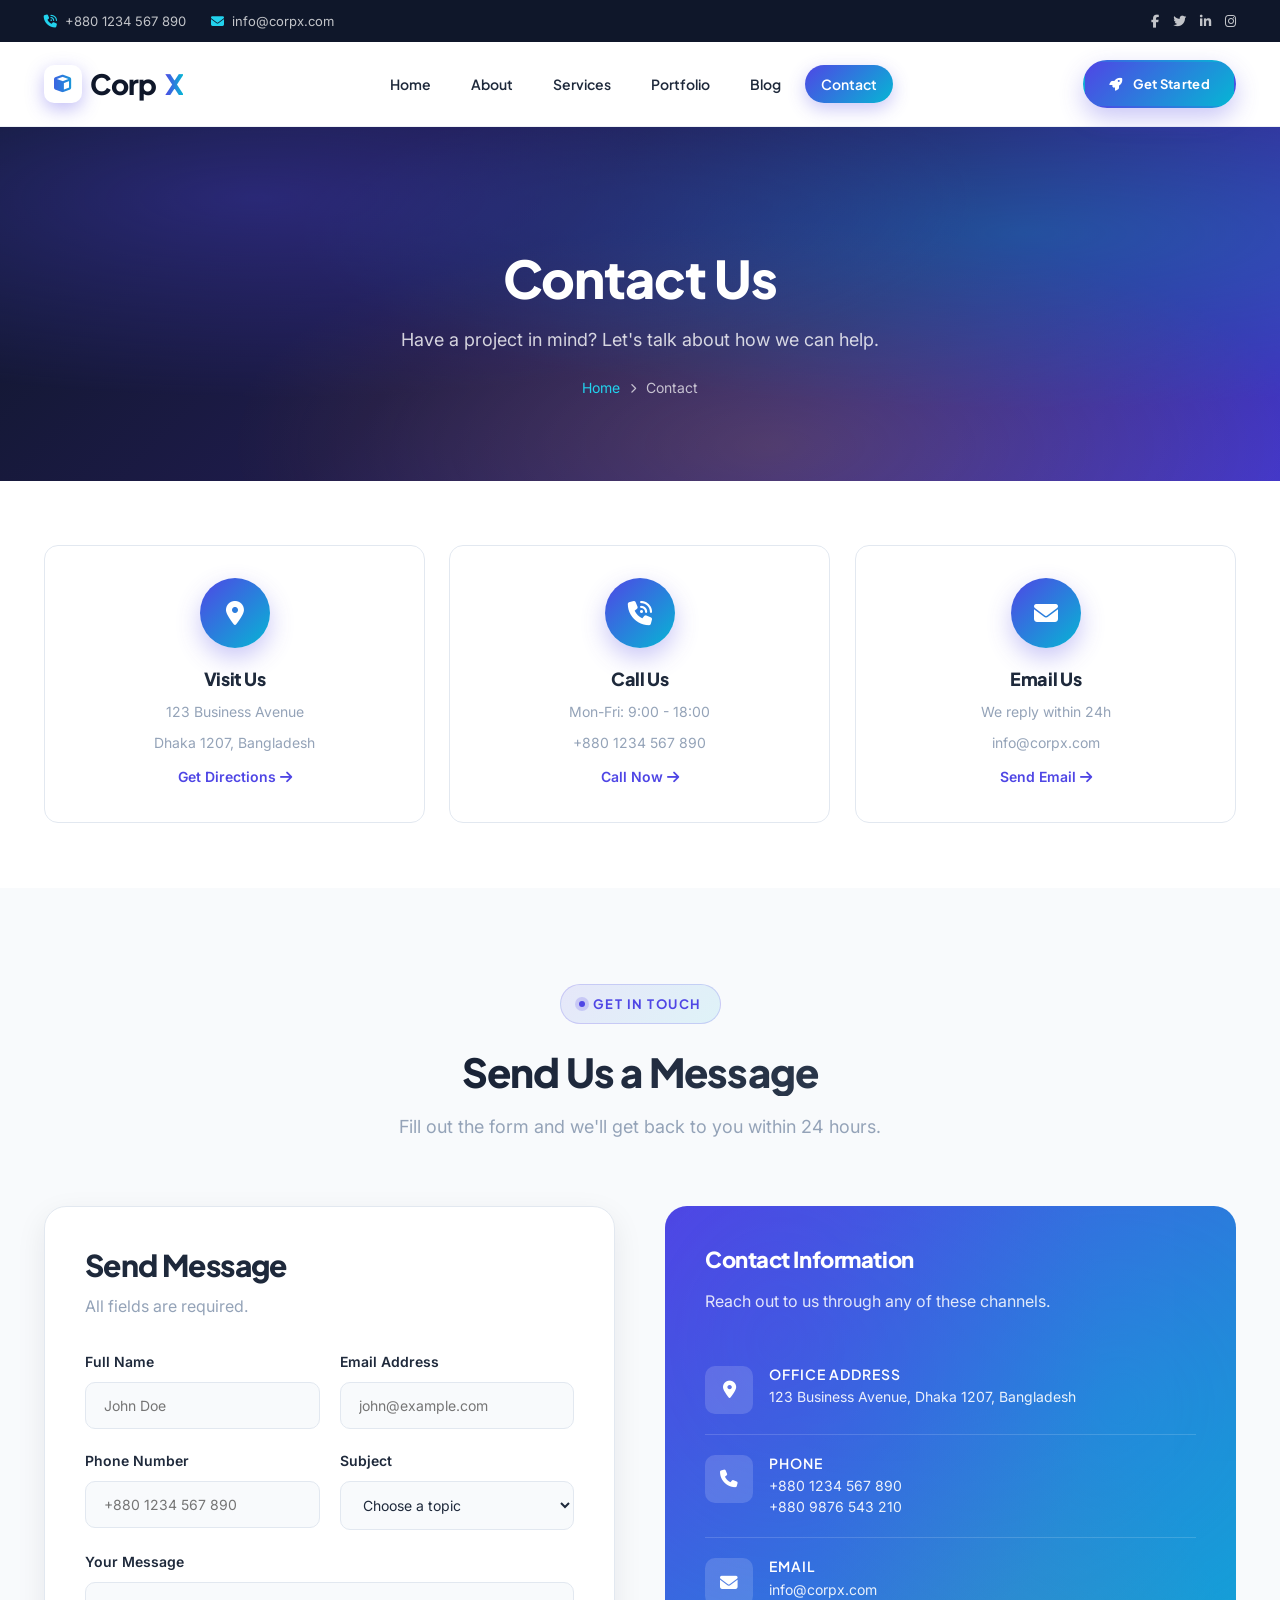
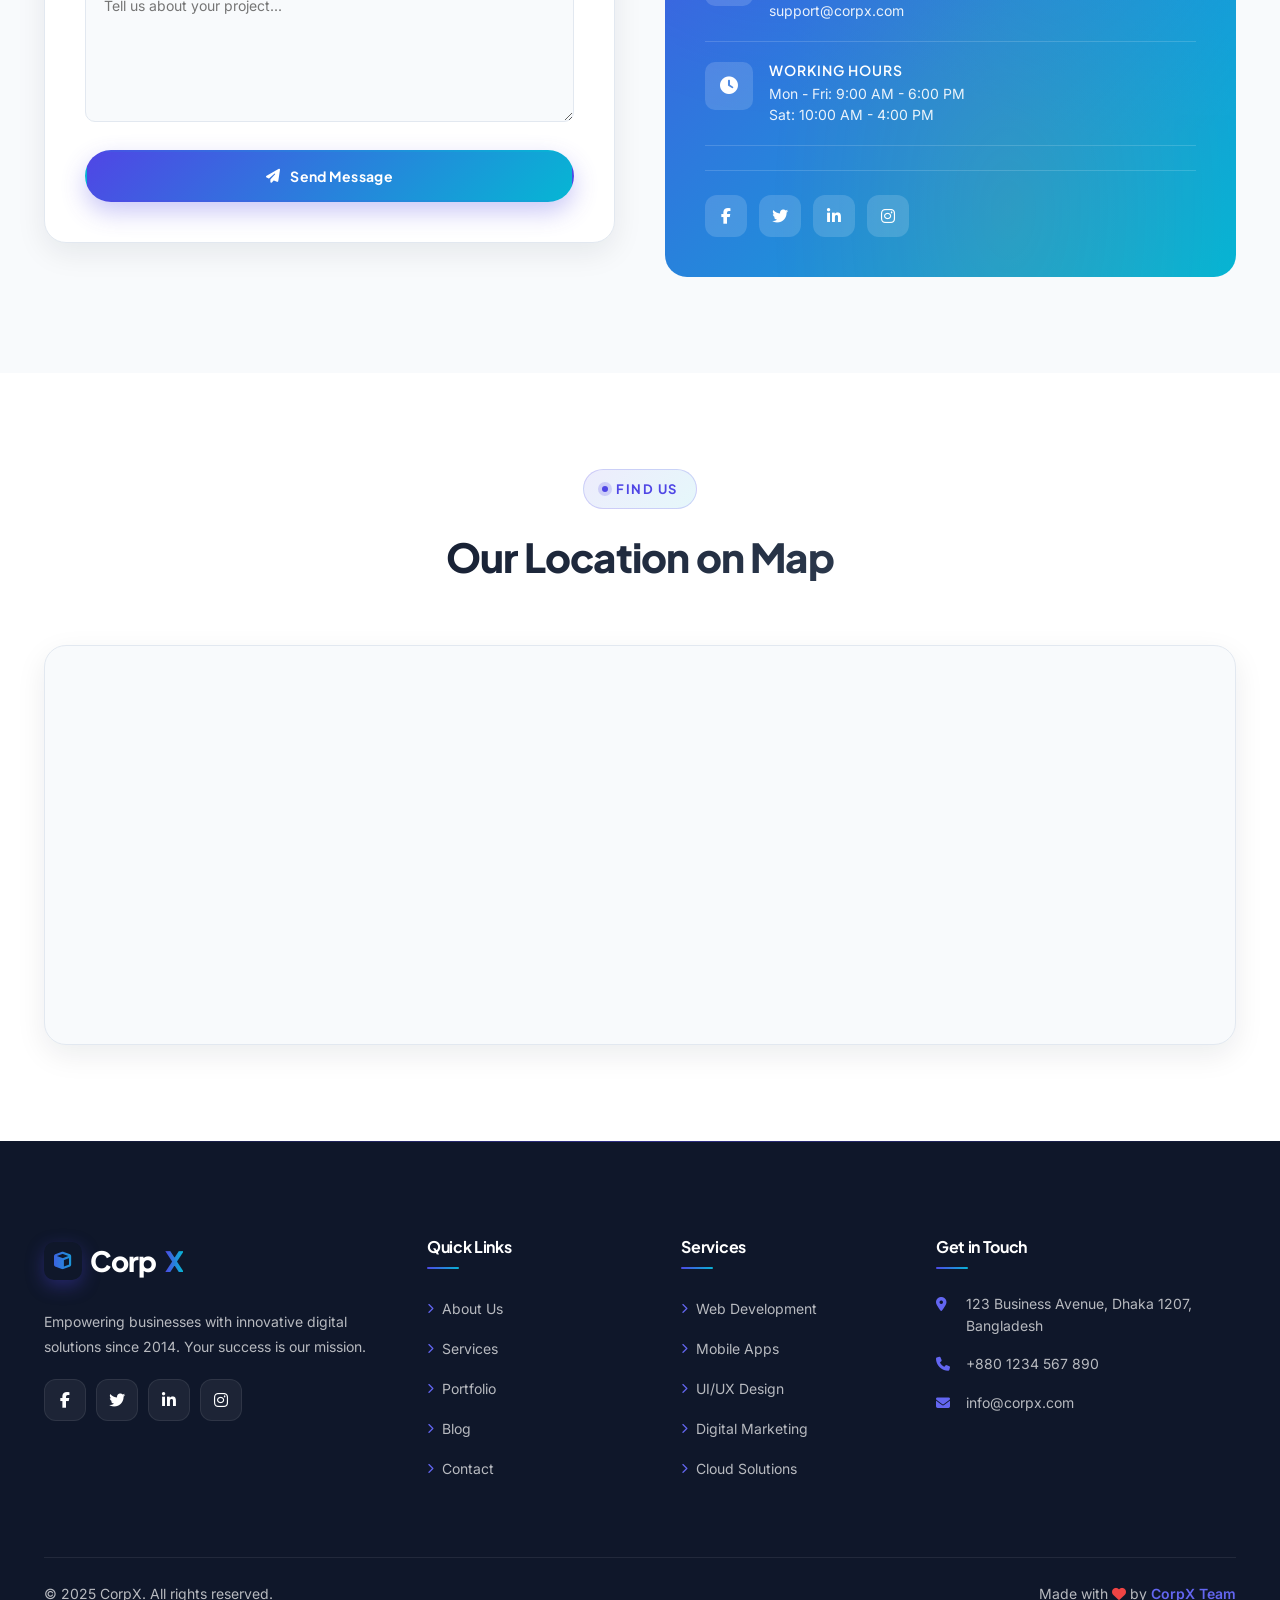
<file: contact.html>
<!DOCTYPE html>
<html lang="en">
<head>
  <meta charset="UTF-8" />
  <meta name="viewport" content="width=device-width, initial-scale=1.0" />
  <title>Contact Us | CorpX — Let's Talk Business</title>
  <meta name="description" content="Get in touch with CorpX. Free consultation available. Call us, email us, or fill out our contact form." />
  <meta name="keywords" content="contact, get in touch, consultation, business inquiry" />
  <link rel="canonical" href="https://corpx.com/contact.html" />

  <meta property="og:title" content="Contact Us | CorpX" />
  <meta property="og:description" content="Let's discuss your next project." />

  <meta name="theme-color" content="#4f46e5" />
  <link rel="icon" type="image/svg+xml" href="data:image/svg+xml,%3Csvg xmlns='http://www.w3.org/2000/svg' viewBox='0 0 100 100'%3E%3Crect width='100' height='100' rx='20' fill='%234f46e5'/%3E%3Ctext x='50' y='68' font-family='Arial' font-size='55' font-weight='bold' fill='white' text-anchor='middle'%3EC%3C/text%3E%3C/svg%3E" />

  <link rel="preconnect" href="https://fonts.googleapis.com" />
  <link rel="preconnect" href="https://fonts.gstatic.com" crossorigin />
  <link href="https://fonts.googleapis.com/css2?family=Plus+Jakarta+Sans:wght@400;500;600;700;800&family=Inter:wght@400;500;600;700&display=swap" rel="stylesheet" />
  <link rel="stylesheet" href="https://cdnjs.cloudflare.com/ajax/libs/font-awesome/6.5.1/css/all.min.css" />

  <link rel="stylesheet" href="assets/css/variables.css" />
  <link rel="stylesheet" href="assets/css/style.css" />
  <link rel="stylesheet" href="assets/css/animations.css" />
  <link rel="stylesheet" href="assets/css/responsive.css" />

  <style>
    .page-hero {
      background: var(--grad-hero);
      padding: 120px 0 80px;
      text-align: center;
      position: relative;
      overflow: hidden;
      color: #fff;
    }
    .page-hero::before {
      content: '';
      position: absolute;
      inset: 0;
      background: var(--grad-mesh);
      opacity: 0.7;
    }
    .page-hero .container { position: relative; z-index: 2; }
    .page-hero h1 {
      color: #fff;
      font-size: clamp(2rem, 5vw, 3.25rem);
      margin-bottom: 16px;
      font-weight: 800;
    }
    .page-hero p {
      color: rgba(255, 255, 255, 0.8);
      max-width: 600px;
      margin: 0 auto;
      font-size: var(--fs-lg);
    }
    .breadcrumb {
      display: inline-flex;
      align-items: center;
      gap: 10px;
      margin-top: 20px;
      font-size: var(--fs-sm);
      color: rgba(255, 255, 255, 0.7);
    }
    .breadcrumb a { color: var(--accent-light); }
    .breadcrumb i { font-size: 10px; }

    /* Contact Cards */
    .contact-cards {
      display: grid;
      grid-template-columns: repeat(3, 1fr);
      gap: 24px;
    }
    .contact-card {
      background: #fff;
      padding: 32px 24px;
      border-radius: var(--radius);
      border: 1px solid var(--border-color);
      text-align: center;
      transition: var(--transition);
    }
    .contact-card:hover {
      transform: translateY(-8px);
      box-shadow: var(--shadow-md);
      border-color: rgba(79,70,229,0.3);
    }
    .contact-card .icon {
      width: 70px;
      height: 70px;
      background: var(--grad-primary);
      color: #fff;
      border-radius: 50%;
      display: flex;
      align-items: center;
      justify-content: center;
      font-size: 1.5rem;
      margin: 0 auto 20px;
      box-shadow: 0 10px 25px rgba(79,70,229,0.3);
    }
    .contact-card h4 {
      font-size: var(--fs-lg);
      margin-bottom: 10px;
    }
    .contact-card p {
      color: var(--text-muted);
      font-size: var(--fs-sm);
      margin-bottom: 8px;
    }
    .contact-card a {
      color: var(--primary);
      font-weight: 600;
      font-size: var(--fs-sm);
    }
    .contact-card a:hover { color: var(--accent); }

    /* Contact Form */
    .contact-grid {
      display: grid;
      grid-template-columns: 1fr 1fr;
      gap: 50px;
      align-items: start;
    }
    .contact-form-wrap {
      background: #fff;
      padding: 40px;
      border-radius: var(--radius-lg);
      box-shadow: var(--shadow);
      border: 1px solid var(--border-color);
    }
    .contact-form-wrap h2 {
      font-size: var(--fs-2xl);
      margin-bottom: 10px;
    }
    .contact-form-wrap > p {
      color: var(--text-muted);
      margin-bottom: 30px;
    }
    .form-row {
      display: grid;
      grid-template-columns: 1fr 1fr;
      gap: 20px;
    }
    .form-group {
      margin-bottom: 20px;
    }
    .form-group label {
      display: block;
      font-size: var(--fs-sm);
      font-weight: 600;
      color: var(--text-heading);
      margin-bottom: 8px;
    }
    .form-group input,
    .form-group textarea,
    .form-group select {
      width: 100%;
      padding: 14px 18px;
      background: var(--bg-light);
      border: 1px solid var(--border-color);
      border-radius: var(--radius-sm);
      font-size: var(--fs-sm);
      color: var(--text-heading);
      transition: var(--transition);
      font-family: inherit;
    }
    .form-group input:focus,
    .form-group textarea:focus,
    .form-group select:focus {
      border-color: var(--primary);
      background: #fff;
      box-shadow: 0 0 0 4px rgba(79,70,229,0.1);
      outline: none;
    }
    .form-group textarea {
      resize: vertical;
      min-height: 140px;
    }
    .form-error {
      color: var(--danger);
      font-size: 12px;
      margin-top: 6px;
      display: none;
    }
    .form-error.show { display: block; }

    /* Info Box */
    .info-box {
      background: var(--grad-primary);
      color: #fff;
      padding: 40px;
      border-radius: var(--radius-lg);
      height: 100%;
      position: relative;
      overflow: hidden;
    }
    .info-box::before {
      content: '';
      position: absolute;
      inset: 0;
      background: var(--grad-mesh);
      opacity: 0.4;
    }
    .info-box > * { position: relative; z-index: 2; }
    .info-box h3 {
      color: #fff;
      font-size: var(--fs-xl);
      margin-bottom: 16px;
    }
    .info-box > p {
      color: rgba(255,255,255,0.85);
      margin-bottom: 30px;
    }
    .info-item {
      display: flex;
      gap: 16px;
      padding: 20px 0;
      border-bottom: 1px solid rgba(255,255,255,0.15);
    }
    .info-item:last-child { border-bottom: none; }
    .info-item .icon {
      width: 48px;
      height: 48px;
      background: rgba(255,255,255,0.15);
      border-radius: var(--radius-sm);
      display: flex;
      align-items: center;
      justify-content: center;
      font-size: 1.1rem;
      color: #fff;
      flex-shrink: 0;
    }
    .info-item h5 {
      color: #fff;
      font-size: var(--fs-sm);
      margin-bottom: 4px;
      text-transform: uppercase;
      letter-spacing: 1px;
      font-weight: 600;
    }
    .info-item p {
      color: rgba(255,255,255,0.9);
      font-size: var(--fs-sm);
      margin: 0;
      line-height: 1.5;
    }
    .info-socials {
      display: flex;
      gap: 12px;
      margin-top: 24px;
      padding-top: 24px;
      border-top: 1px solid rgba(255,255,255,0.15);
    }
    .info-socials a {
      width: 42px;
      height: 42px;
      background: rgba(255,255,255,0.15);
      border-radius: 12px;
      display: flex;
      align-items: center;
      justify-content: center;
      color: #fff;
      transition: var(--transition);
    }
    .info-socials a:hover {
      background: #fff;
      color: var(--primary);
      transform: translateY(-3px);
    }

    /* Map */
    .map-wrap {
      border-radius: var(--radius-lg);
      overflow: hidden;
      box-shadow: var(--shadow);
      border: 1px solid var(--border-color);
      height: 400px;
      position: relative;
      background: var(--bg-light);
    }
    .map-wrap iframe {
      width: 100%;
      height: 100%;
      border: 0;
    }

    @media (max-width: 992px) {
      .contact-grid { grid-template-columns: 1fr; gap: 40px; }
      .contact-cards { grid-template-columns: 1fr; }
    }
    @media (max-width: 768px) {
      .form-row { grid-template-columns: 1fr; }
      .contact-form-wrap { padding: 28px 22px; }
      .info-box { padding: 28px 22px; }
      .page-hero { padding: 90px 0 60px; }
    }
  </style>
</head>
<body>

  <div class="topbar">
    <div class="container">
      <div class="topbar-info">
        <a href="tel:+8801234567890"><i class="fas fa-phone-volume"></i> +880 1234 567 890</a>
        <a href="mailto:info@corpx.com"><i class="fas fa-envelope"></i> info@corpx.com</a>
      </div>
      <div class="topbar-social">
        <a href="#"><i class="fab fa-facebook-f"></i></a>
        <a href="#"><i class="fab fa-twitter"></i></a>
        <a href="#"><i class="fab fa-linkedin-in"></i></a>
        <a href="#"><i class="fab fa-instagram"></i></a>
      </div>
    </div>
  </div>

  <nav class="navbar" id="navbar">
    <div class="container">
      <a href="index.html" class="logo">
        <span class="logo-mark"><i class="fas fa-cube"></i></span>
        Corp<span>X</span>
      </a>
      <ul class="nav-menu" id="navMenu">
        <li><a href="index.html">Home</a></li>
        <li><a href="about.html">About</a></li>
        <li><a href="services.html">Services</a></li>
        <li><a href="portfolio.html">Portfolio</a></li>
        <li><a href="blog.html">Blog</a></li>
        <li><a href="contact.html" class="active">Contact</a></li>
      </ul>
      <div class="nav-cta">
        <a href="contact.html" class="btn btn-primary"><i class="fas fa-rocket"></i> Get Started</a>
        <button class="nav-toggle" id="navToggle" aria-label="Toggle menu">
          <i class="fas fa-bars"></i>
        </button>
      </div>
    </div>
  </nav>

  <section class="page-hero">
    <div class="container">
      <h1>Contact Us</h1>
      <p>Have a project in mind? Let's talk about how we can help.</p>
      <div class="breadcrumb">
        <a href="index.html">Home</a>
        <i class="fas fa-chevron-right"></i>
        <span>Contact</span>
      </div>
    </div>
  </section>

  <!-- Contact Cards -->
  <section class="section-sm">
    <div class="container">
      <div class="contact-cards">
        <div class="contact-card reveal fade-up">
          <div class="icon"><i class="fas fa-location-dot"></i></div>
          <h4>Visit Us</h4>
          <p>123 Business Avenue</p>
          <p>Dhaka 1207, Bangladesh</p>
          <a href="#">Get Directions <i class="fas fa-arrow-right"></i></a>
        </div>
        <div class="contact-card reveal fade-up delay-1">
          <div class="icon"><i class="fas fa-phone-volume"></i></div>
          <h4>Call Us</h4>
          <p>Mon-Fri: 9:00 - 18:00</p>
          <p>+880 1234 567 890</p>
          <a href="tel:+8801234567890">Call Now <i class="fas fa-arrow-right"></i></a>
        </div>
        <div class="contact-card reveal fade-up delay-2">
          <div class="icon"><i class="fas fa-envelope"></i></div>
          <h4>Email Us</h4>
          <p>We reply within 24h</p>
          <p>info@corpx.com</p>
          <a href="mailto:info@corpx.com">Send Email <i class="fas fa-arrow-right"></i></a>
        </div>
      </div>
    </div>
  </section>

  <!-- Contact Form -->
  <section class="section bg-light">
    <div class="container">
      <div class="section-title reveal fade-up">
        <span class="subtitle">Get In Touch</span>
        <h2>Send Us a Message</h2>
        <p>Fill out the form and we'll get back to you within 24 hours.</p>
      </div>

      <div class="contact-grid">
        <!-- Form -->
        <div class="contact-form-wrap reveal fade-left">
          <h2>Send Message</h2>
          <p>All fields are required.</p>

          <form id="contactForm" novalidate>
            <div class="form-row">
              <div class="form-group">
                <label for="name">Full Name</label>
                <input type="text" id="name" name="name" placeholder="John Doe" required />
                <span class="form-error" id="nameError">Please enter your name</span>
              </div>
              <div class="form-group">
                <label for="email">Email Address</label>
                <input type="email" id="email" name="email" placeholder="john@example.com" required />
                <span class="form-error" id="emailError">Please enter a valid email</span>
              </div>
            </div>

            <div class="form-row">
              <div class="form-group">
                <label for="phone">Phone Number</label>
                <input type="tel" id="phone" name="phone" placeholder="+880 1234 567 890" />
              </div>
              <div class="form-group">
                <label for="subject">Subject</label>
                <select id="subject" name="subject" required>
                  <option value="">Choose a topic</option>
                  <option value="web">Web Development</option>
                  <option value="app">Mobile App</option>
                  <option value="design">UI/UX Design</option>
                  <option value="marketing">Digital Marketing</option>
                  <option value="other">Other</option>
                </select>
                <span class="form-error" id="subjectError">Please select a subject</span>
              </div>
            </div>

            <div class="form-group">
              <label for="message">Your Message</label>
              <textarea id="message" name="message" placeholder="Tell us about your project..." required></textarea>
              <span class="form-error" id="messageError">Please write a message</span>
            </div>

            <button type="submit" class="btn btn-primary" style="width:100%;">
              <i class="fas fa-paper-plane"></i> Send Message
            </button>

            <div id="formSuccess" style="display:none; margin-top:20px; padding:16px; background:#d1fae5; color:#065f46; border-radius:10px; text-align:center; font-weight:600;">
              <i class="fas fa-check-circle"></i> Message sent successfully! We'll be in touch soon.
            </div>
          </form>
        </div>

        <!-- Info Box -->
        <div class="info-box reveal fade-right">
          <h3>Contact Information</h3>
          <p>Reach out to us through any of these channels.</p>

          <div class="info-item">
            <div class="icon"><i class="fas fa-location-dot"></i></div>
            <div>
              <h5>Office Address</h5>
              <p>123 Business Avenue, Dhaka 1207, Bangladesh</p>
            </div>
          </div>

          <div class="info-item">
            <div class="icon"><i class="fas fa-phone"></i></div>
            <div>
              <h5>Phone</h5>
              <p>+880 1234 567 890<br />+880 9876 543 210</p>
            </div>
          </div>

          <div class="info-item">
            <div class="icon"><i class="fas fa-envelope"></i></div>
            <div>
              <h5>Email</h5>
              <p>info@corpx.com<br />support@corpx.com</p>
            </div>
          </div>

          <div class="info-item">
            <div class="icon"><i class="fas fa-clock"></i></div>
            <div>
              <h5>Working Hours</h5>
              <p>Mon - Fri: 9:00 AM - 6:00 PM<br />Sat: 10:00 AM - 4:00 PM</p>
            </div>
          </div>

          <div class="info-socials">
            <a href="#" aria-label="Facebook"><i class="fab fa-facebook-f"></i></a>
            <a href="#" aria-label="Twitter"><i class="fab fa-twitter"></i></a>
            <a href="#" aria-label="LinkedIn"><i class="fab fa-linkedin-in"></i></a>
            <a href="#" aria-label="Instagram"><i class="fab fa-instagram"></i></a>
          </div>
        </div>
      </div>
    </div>
  </section>

  <!-- Map -->
  <section class="section">
    <div class="container">
      <div class="section-title reveal fade-up">
        <span class="subtitle">Find Us</span>
        <h2>Our Location on Map</h2>
      </div>
      <div class="map-wrap reveal fade-up">
        <iframe
          src="https://www.google.com/maps/embed?pb=!1m18!1m12!1m3!1d3651.855609860517!2d90.3899805!3d23.7508935!2m3!1f0!2f0!3f0!3m2!1i1024!2i768!4f13.1!3m3!1m2!1s0x3755b8b087026b81%3A0x8fa563bbdd5904c2!2sDhaka!5e0!3m2!1sen!2sbd!4v1705000000000"
          allowfullscreen=""
          loading="lazy"
          referrerpolicy="no-referrer-when-downgrade"
          title="CorpX Location">
        </iframe>
      </div>
    </div>
  </section>

  <footer class="footer">
    <div class="container">
      <div class="footer-grid">
        <div class="footer-col">
          <a href="index.html" class="logo">
            <span class="logo-mark"><i class="fas fa-cube"></i></span>
            Corp<span>X</span>
          </a>
          <p>Empowering businesses with innovative digital solutions since 2014. Your success is our mission.</p>
          <div class="footer-social">
            <a href="#"><i class="fab fa-facebook-f"></i></a>
            <a href="#"><i class="fab fa-twitter"></i></a>
            <a href="#"><i class="fab fa-linkedin-in"></i></a>
            <a href="#"><i class="fab fa-instagram"></i></a>
          </div>
        </div>
        <div class="footer-col">
          <h4>Quick Links</h4>
          <ul class="footer-links">
            <li><a href="about.html"><i class="fas fa-chevron-right"></i> About Us</a></li>
            <li><a href="services.html"><i class="fas fa-chevron-right"></i> Services</a></li>
            <li><a href="portfolio.html"><i class="fas fa-chevron-right"></i> Portfolio</a></li>
            <li><a href="blog.html"><i class="fas fa-chevron-right"></i> Blog</a></li>
            <li><a href="contact.html"><i class="fas fa-chevron-right"></i> Contact</a></li>
          </ul>
        </div>
        <div class="footer-col">
          <h4>Services</h4>
          <ul class="footer-links">
            <li><a href="#"><i class="fas fa-chevron-right"></i> Web Development</a></li>
            <li><a href="#"><i class="fas fa-chevron-right"></i> Mobile Apps</a></li>
            <li><a href="#"><i class="fas fa-chevron-right"></i> UI/UX Design</a></li>
            <li><a href="#"><i class="fas fa-chevron-right"></i> Digital Marketing</a></li>
            <li><a href="#"><i class="fas fa-chevron-right"></i> Cloud Solutions</a></li>
          </ul>
        </div>
        <div class="footer-col">
          <h4>Get in Touch</h4>
          <ul class="footer-contact">
            <li><i class="fas fa-location-dot"></i> 123 Business Avenue, Dhaka 1207, Bangladesh</li>
            <li><i class="fas fa-phone"></i> +880 1234 567 890</li>
            <li><i class="fas fa-envelope"></i> info@corpx.com</li>
          </ul>
        </div>
      </div>
      <div class="footer-bottom">
        <p>&copy; 2025 CorpX. All rights reserved.</p>
        <p>Made with <i class="fas fa-heart" style="color:#ef4444;"></i> by <a href="#">CorpX Team</a></p>
      </div>
    </div>
  </footer>

  <button class="back-to-top" id="backToTop" aria-label="Back to top">
    <i class="fas fa-arrow-up"></i>
  </button>

  <script src="assets/js/navbar.js"></script>
  <script src="assets/js/scroll-animation.js"></script>
  <script src="assets/js/main.js"></script>
  <script src="assets/js/form-validation.js"></script>
</body>
</html>
</file>
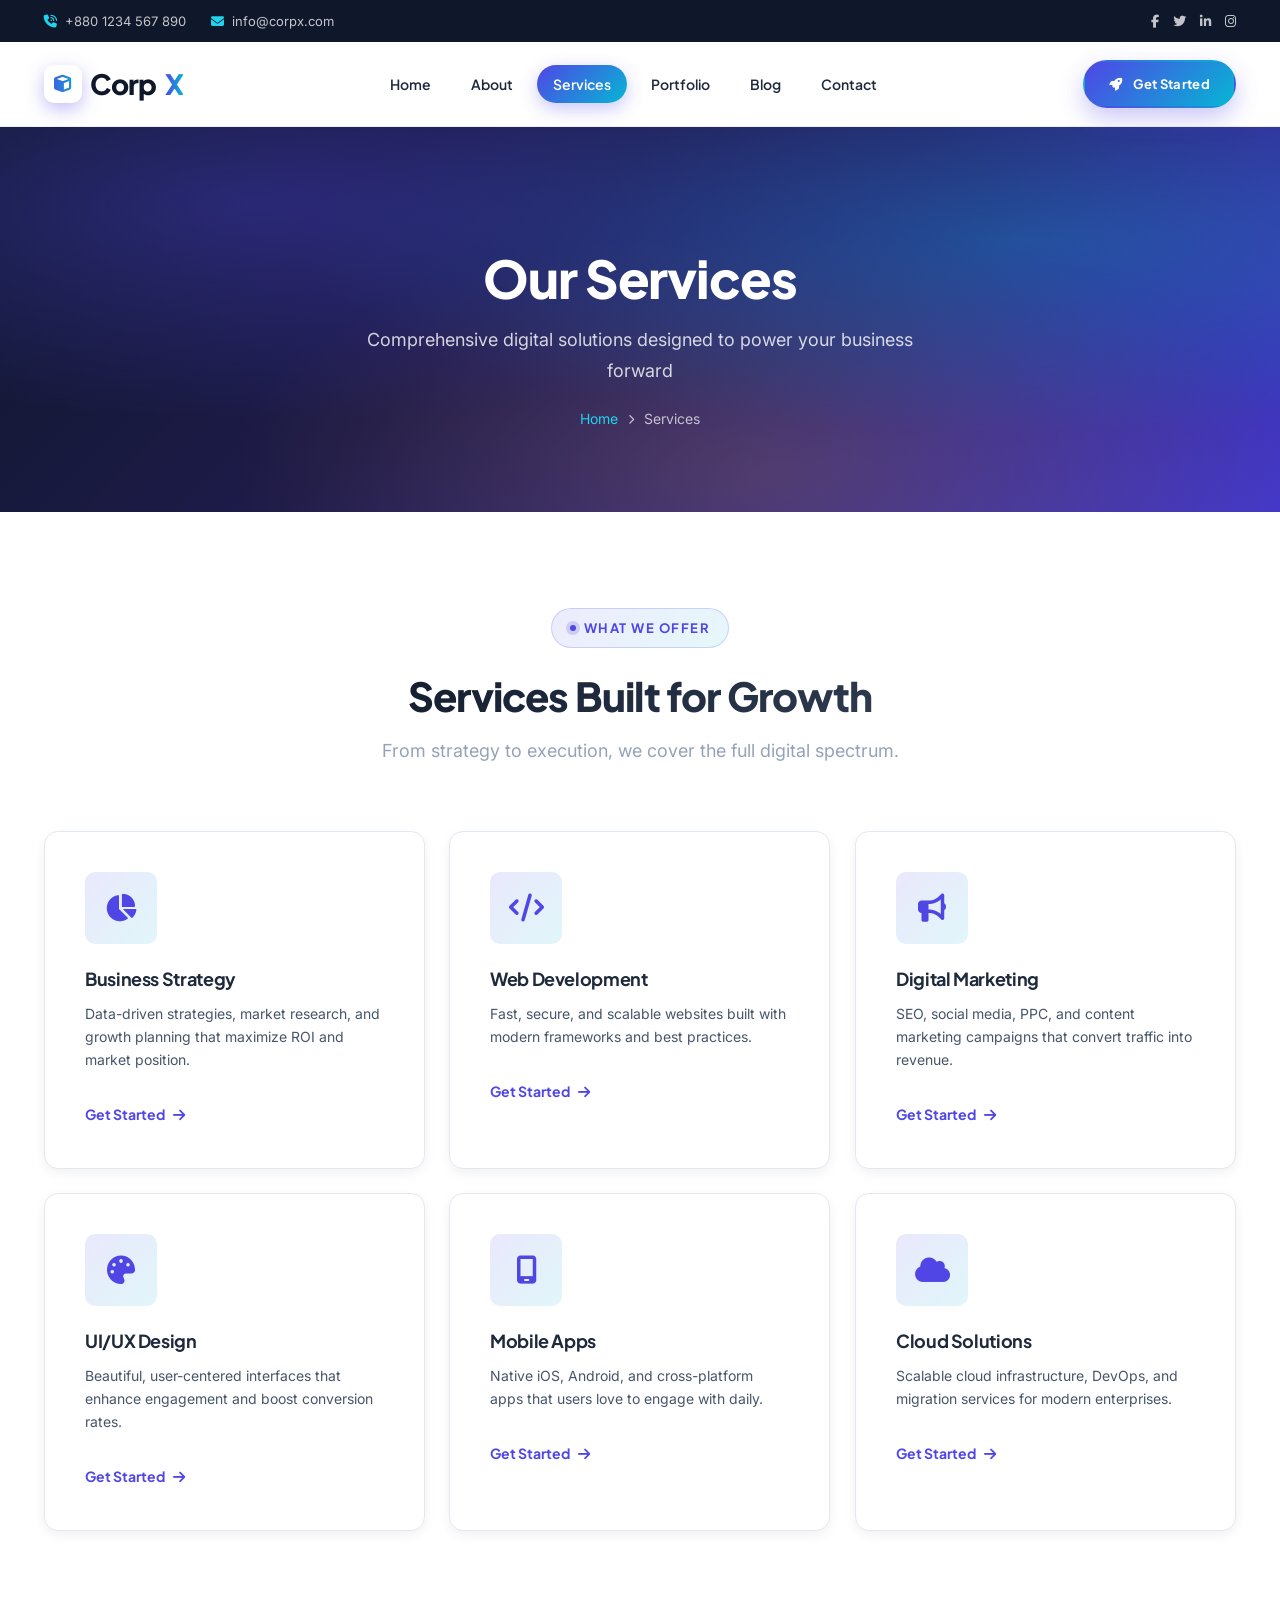
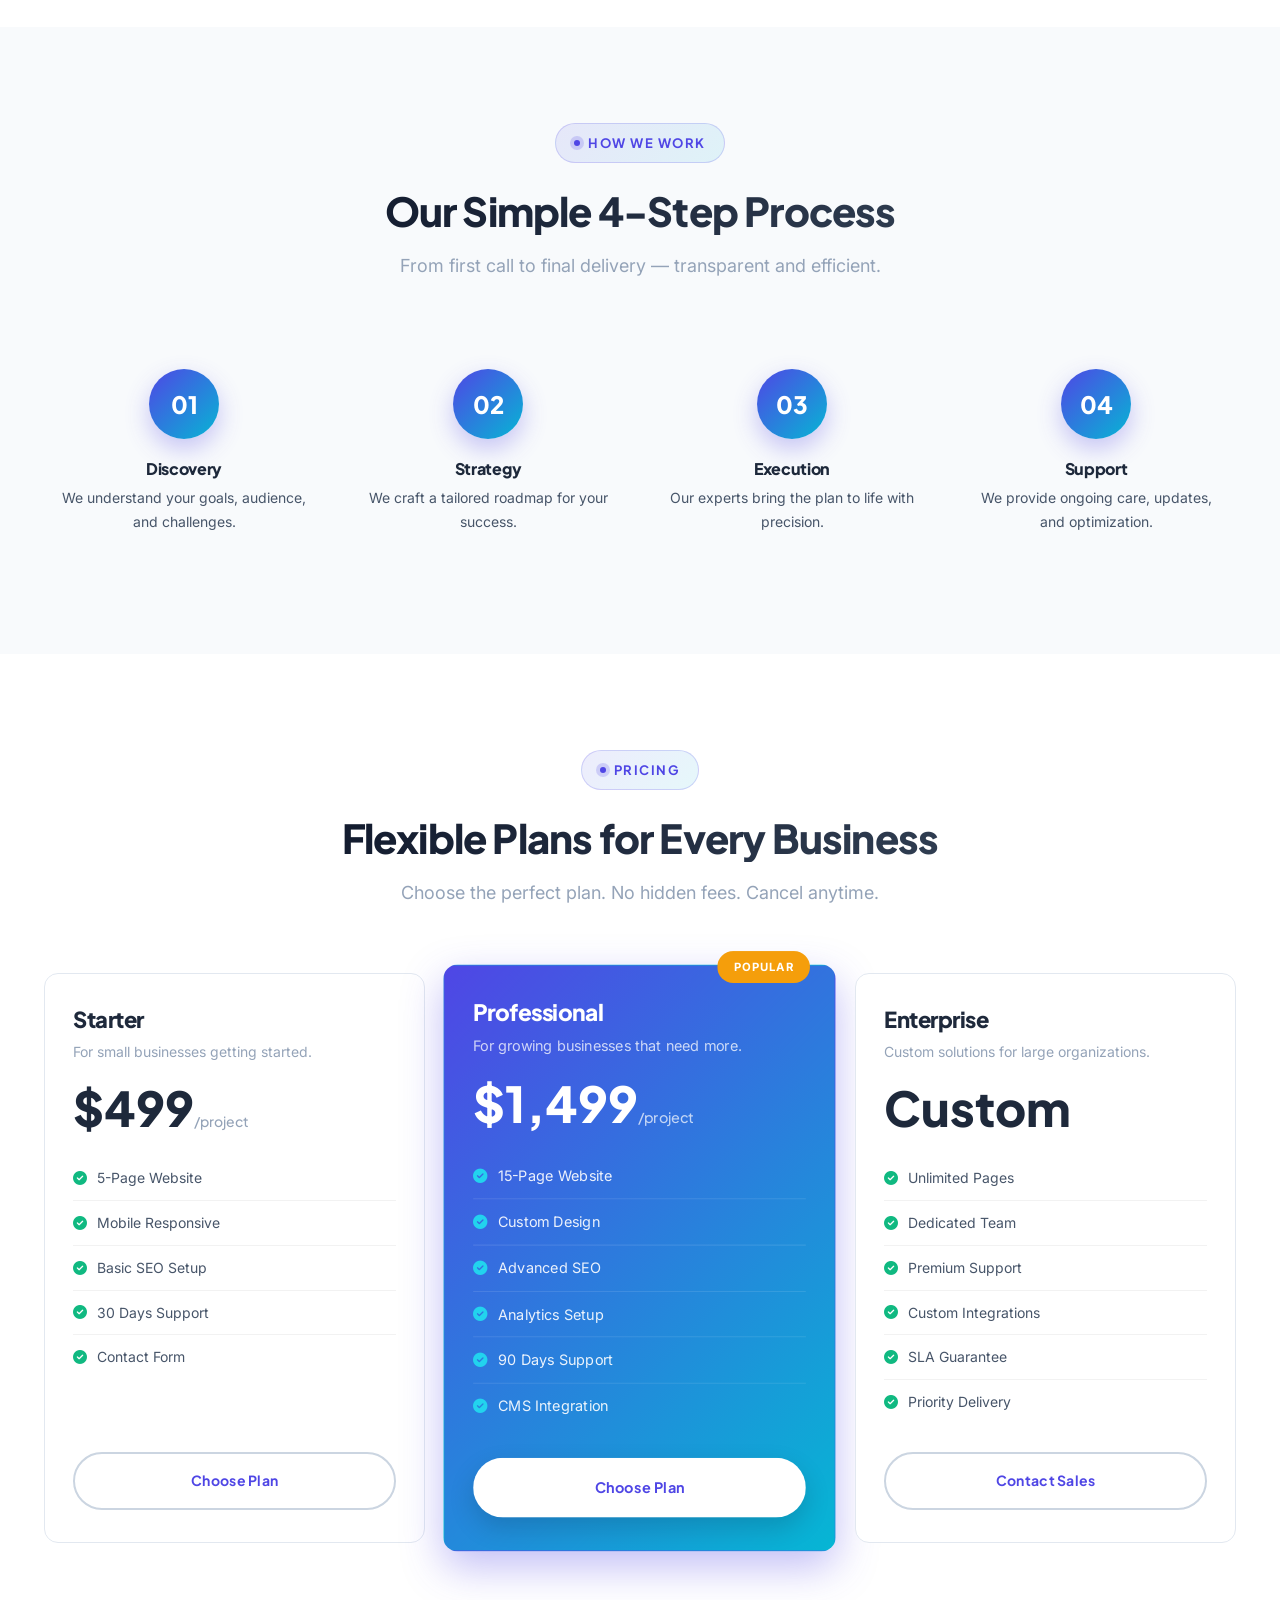
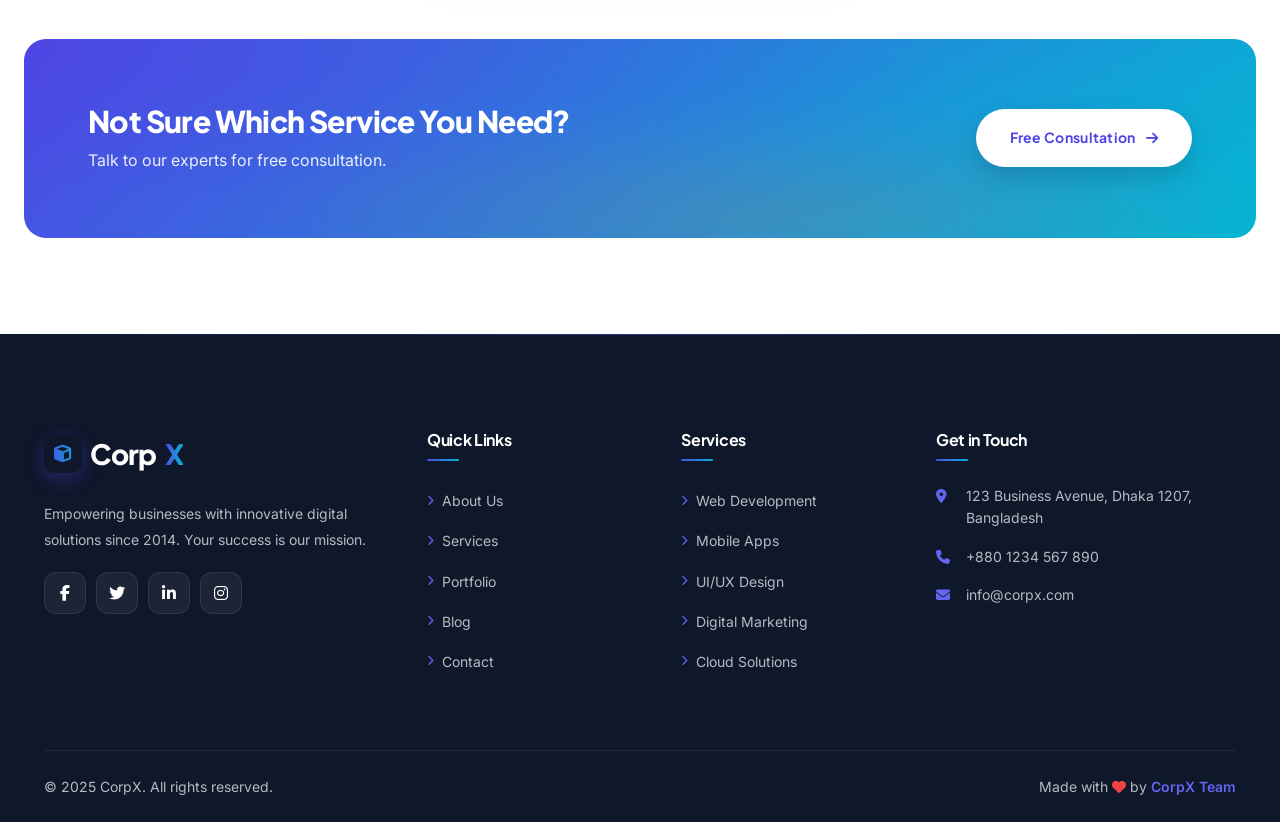
<file: services.html>
<!DOCTYPE html>
<html lang="en">
<head>
  <meta charset="UTF-8" />
  <meta name="viewport" content="width=device-width, initial-scale=1.0" />
  <title>Our Services | CorpX — Web, Mobile, Marketing & Cloud</title>
  <meta name="description" content="Explore CorpX services: web development, mobile apps, UI/UX design, digital marketing, and cloud solutions for growing businesses." />
  <meta name="keywords" content="web development, mobile apps, digital marketing, ui ux design, cloud services" />
  <link rel="canonical" href="https://corpx.com/services.html" />

  <meta property="og:title" content="Our Services | CorpX" />
  <meta property="og:description" content="Comprehensive digital services for modern businesses." />

  <meta name="theme-color" content="#4f46e5" />
  <link rel="icon" type="image/svg+xml" href="data:image/svg+xml,%3Csvg xmlns='http://www.w3.org/2000/svg' viewBox='0 0 100 100'%3E%3Crect width='100' height='100' rx='20' fill='%234f46e5'/%3E%3Ctext x='50' y='68' font-family='Arial' font-size='55' font-weight='bold' fill='white' text-anchor='middle'%3EC%3C/text%3E%3C/svg%3E" />

  <link rel="preconnect" href="https://fonts.googleapis.com" />
  <link rel="preconnect" href="https://fonts.gstatic.com" crossorigin />
  <link href="https://fonts.googleapis.com/css2?family=Plus+Jakarta+Sans:wght@400;500;600;700;800&family=Inter:wght@400;500;600;700&display=swap" rel="stylesheet" />
  <link rel="stylesheet" href="https://cdnjs.cloudflare.com/ajax/libs/font-awesome/6.5.1/css/all.min.css" />

  <link rel="stylesheet" href="assets/css/variables.css" />
  <link rel="stylesheet" href="assets/css/style.css" />
  <link rel="stylesheet" href="assets/css/animations.css" />
  <link rel="stylesheet" href="assets/css/responsive.css" />

  <style>
    .page-hero {
      background: var(--grad-hero);
      padding: 120px 0 80px;
      text-align: center;
      position: relative;
      overflow: hidden;
      color: #fff;
    }
    .page-hero::before {
      content: '';
      position: absolute;
      inset: 0;
      background: var(--grad-mesh);
      opacity: 0.7;
    }
    .page-hero .container { position: relative; z-index: 2; }
    .page-hero h1 {
      color: #fff;
      font-size: clamp(2rem, 5vw, 3.25rem);
      margin-bottom: 16px;
      font-weight: 800;
    }
    .page-hero p {
      color: rgba(255, 255, 255, 0.8);
      max-width: 600px;
      margin: 0 auto;
      font-size: var(--fs-lg);
    }
    .breadcrumb {
      display: inline-flex;
      align-items: center;
      gap: 10px;
      margin-top: 20px;
      font-size: var(--fs-sm);
      color: rgba(255, 255, 255, 0.7);
    }
    .breadcrumb a { color: var(--accent-light); }
    .breadcrumb i { font-size: 10px; }

    /* Pricing */
    .pricing-card {
      background: #fff;
      border-radius: var(--radius);
      padding: 32px 28px;
      border: 1px solid var(--border-color);
      transition: var(--transition);
      position: relative;
      height: 100%;
      display: flex;
      flex-direction: column;
    }
    .pricing-card:hover {
      transform: translateY(-8px);
      box-shadow: var(--shadow-md);
      border-color: rgba(79,70,229,0.3);
    }
    .pricing-card.featured {
      background: var(--grad-primary);
      color: #fff;
      border-color: transparent;
      transform: scale(1.03);
      box-shadow: var(--shadow-primary);
    }
    .pricing-card.featured h3,
    .pricing-card.featured .price,
    .pricing-card.featured .price span { color: #fff; }
    .pricing-card.featured .price span { opacity: 0.7; }
    .pricing-card.featured ul li { color: rgba(255,255,255,0.9); }
    .pricing-card.featured ul li i { color: #22d3ee; }
    .pricing-badge {
      position: absolute;
      top: -14px;
      right: 24px;
      background: var(--highlight);
      color: #fff;
      padding: 6px 16px;
      border-radius: var(--radius-full);
      font-size: 11px;
      font-weight: 700;
      letter-spacing: 1px;
      text-transform: uppercase;
    }
    .pricing-card h3 {
      font-size: var(--fs-xl);
      margin-bottom: 8px;
    }
    .pricing-card > p {
      font-size: var(--fs-sm);
      color: var(--text-muted);
      margin-bottom: 20px;
    }
    .pricing-card.featured > p { color: rgba(255,255,255,0.75); }
    .price {
      font-family: var(--font-heading);
      font-size: 3rem;
      font-weight: 800;
      line-height: 1;
      color: var(--text-heading);
      margin-bottom: 24px;
    }
    .price span {
      font-size: var(--fs-sm);
      font-weight: 500;
      color: var(--text-muted);
    }
    .pricing-card ul {
      list-style: none;
      margin-bottom: 28px;
      flex-grow: 1;
    }
    .pricing-card ul li {
      padding: 10px 0;
      display: flex;
      align-items: center;
      gap: 10px;
      font-size: var(--fs-sm);
      border-bottom: 1px solid rgba(0,0,0,0.05);
    }
    .pricing-card.featured ul li { border-color: rgba(255,255,255,0.1); }
    .pricing-card ul li:last-child { border-bottom: none; }
    .pricing-card ul li i { color: var(--success); }
    .pricing-card.featured .btn {
      background: #fff;
      color: var(--primary);
    }
    .pricing-card.featured .btn:hover {
      background: var(--accent);
      color: #fff;
    }

    /* Process */
    .process-grid {
      display: grid;
      grid-template-columns: repeat(4, 1fr);
      gap: var(--space-md);
      position: relative;
    }
    .process-item {
      text-align: center;
      padding: 24px 16px;
      position: relative;
    }
    .process-num {
      width: 70px;
      height: 70px;
      background: var(--grad-primary);
      color: #fff;
      border-radius: 50%;
      display: flex;
      align-items: center;
      justify-content: center;
      font-family: var(--font-heading);
      font-size: 1.5rem;
      font-weight: 800;
      margin: 0 auto 20px;
      position: relative;
      box-shadow: 0 10px 25px rgba(79,70,229,0.3);
    }
    .process-item h4 {
      font-size: var(--fs-base);
      margin-bottom: 8px;
    }
    .process-item p { font-size: var(--fs-sm); margin: 0; }

    @media (max-width: 992px) {
      .process-grid { grid-template-columns: repeat(2, 1fr); }
    }
    @media (max-width: 768px) {
      .pricing-card.featured { transform: scale(1); }
    }
    @media (max-width: 480px) {
      .process-grid { grid-template-columns: 1fr; }
      .page-hero { padding: 90px 0 60px; }
    }
  </style>
</head>
<body>

  <div class="topbar">
    <div class="container">
      <div class="topbar-info">
        <a href="tel:+8801234567890"><i class="fas fa-phone-volume"></i> +880 1234 567 890</a>
        <a href="mailto:info@corpx.com"><i class="fas fa-envelope"></i> info@corpx.com</a>
      </div>
      <div class="topbar-social">
        <a href="#"><i class="fab fa-facebook-f"></i></a>
        <a href="#"><i class="fab fa-twitter"></i></a>
        <a href="#"><i class="fab fa-linkedin-in"></i></a>
        <a href="#"><i class="fab fa-instagram"></i></a>
      </div>
    </div>
  </div>

  <nav class="navbar" id="navbar">
    <div class="container">
      <a href="index.html" class="logo">
        <span class="logo-mark"><i class="fas fa-cube"></i></span>
        Corp<span>X</span>
      </a>
      <ul class="nav-menu" id="navMenu">
        <li><a href="index.html">Home</a></li>
        <li><a href="about.html">About</a></li>
        <li><a href="services.html" class="active">Services</a></li>
        <li><a href="portfolio.html">Portfolio</a></li>
        <li><a href="blog.html">Blog</a></li>
        <li><a href="contact.html">Contact</a></li>
      </ul>
      <div class="nav-cta">
        <a href="contact.html" class="btn btn-primary"><i class="fas fa-rocket"></i> Get Started</a>
        <button class="nav-toggle" id="navToggle" aria-label="Toggle menu">
          <i class="fas fa-bars"></i>
        </button>
      </div>
    </div>
  </nav>

  <!-- Page Hero -->
  <section class="page-hero">
    <div class="container">
      <h1>Our Services</h1>
      <p>Comprehensive digital solutions designed to power your business forward</p>
      <div class="breadcrumb">
        <a href="index.html">Home</a>
        <i class="fas fa-chevron-right"></i>
        <span>Services</span>
      </div>
    </div>
  </section>

  <!-- Services Grid -->
  <section class="section">
    <div class="container">
      <div class="section-title reveal fade-up">
        <span class="subtitle">What We Offer</span>
        <h2>Services Built for Growth</h2>
        <p>From strategy to execution, we cover the full digital spectrum.</p>
      </div>

      <div class="grid grid-3">
        <div class="service-card reveal fade-up">
          <div class="icon"><i class="fas fa-chart-pie"></i></div>
          <h3>Business Strategy</h3>
          <p>Data-driven strategies, market research, and growth planning that maximize ROI and market position.</p>
          <a href="contact.html" class="read-more">Get Started <i class="fas fa-arrow-right"></i></a>
        </div>

        <div class="service-card reveal fade-up delay-1">
          <div class="icon"><i class="fas fa-code"></i></div>
          <h3>Web Development</h3>
          <p>Fast, secure, and scalable websites built with modern frameworks and best practices.</p>
          <a href="contact.html" class="read-more">Get Started <i class="fas fa-arrow-right"></i></a>
        </div>

        <div class="service-card reveal fade-up delay-2">
          <div class="icon"><i class="fas fa-bullhorn"></i></div>
          <h3>Digital Marketing</h3>
          <p>SEO, social media, PPC, and content marketing campaigns that convert traffic into revenue.</p>
          <a href="contact.html" class="read-more">Get Started <i class="fas fa-arrow-right"></i></a>
        </div>

        <div class="service-card reveal fade-up">
          <div class="icon"><i class="fas fa-palette"></i></div>
          <h3>UI/UX Design</h3>
          <p>Beautiful, user-centered interfaces that enhance engagement and boost conversion rates.</p>
          <a href="contact.html" class="read-more">Get Started <i class="fas fa-arrow-right"></i></a>
        </div>

        <div class="service-card reveal fade-up delay-1">
          <div class="icon"><i class="fas fa-mobile-screen"></i></div>
          <h3>Mobile Apps</h3>
          <p>Native iOS, Android, and cross-platform apps that users love to engage with daily.</p>
          <a href="contact.html" class="read-more">Get Started <i class="fas fa-arrow-right"></i></a>
        </div>

        <div class="service-card reveal fade-up delay-2">
          <div class="icon"><i class="fas fa-cloud"></i></div>
          <h3>Cloud Solutions</h3>
          <p>Scalable cloud infrastructure, DevOps, and migration services for modern enterprises.</p>
          <a href="contact.html" class="read-more">Get Started <i class="fas fa-arrow-right"></i></a>
        </div>
      </div>
    </div>
  </section>

  <!-- Process -->
  <section class="section bg-light">
    <div class="container">
      <div class="section-title reveal fade-up">
        <span class="subtitle">How We Work</span>
        <h2>Our Simple 4-Step Process</h2>
        <p>From first call to final delivery — transparent and efficient.</p>
      </div>

      <div class="process-grid">
        <div class="process-item reveal fade-up">
          <div class="process-num">01</div>
          <h4>Discovery</h4>
          <p>We understand your goals, audience, and challenges.</p>
        </div>
        <div class="process-item reveal fade-up delay-1">
          <div class="process-num">02</div>
          <h4>Strategy</h4>
          <p>We craft a tailored roadmap for your success.</p>
        </div>
        <div class="process-item reveal fade-up delay-2">
          <div class="process-num">03</div>
          <h4>Execution</h4>
          <p>Our experts bring the plan to life with precision.</p>
        </div>
        <div class="process-item reveal fade-up delay-3">
          <div class="process-num">04</div>
          <h4>Support</h4>
          <p>We provide ongoing care, updates, and optimization.</p>
        </div>
      </div>
    </div>
  </section>

  <!-- Pricing -->
  <section class="section">
    <div class="container">
      <div class="section-title reveal fade-up">
        <span class="subtitle">Pricing</span>
        <h2>Flexible Plans for Every Business</h2>
        <p>Choose the perfect plan. No hidden fees. Cancel anytime.</p>
      </div>

      <div class="grid grid-3">
        <div class="pricing-card reveal fade-up">
          <h3>Starter</h3>
          <p>For small businesses getting started.</p>
          <div class="price">$499<span>/project</span></div>
          <ul>
            <li><i class="fas fa-check-circle"></i> 5-Page Website</li>
            <li><i class="fas fa-check-circle"></i> Mobile Responsive</li>
            <li><i class="fas fa-check-circle"></i> Basic SEO Setup</li>
            <li><i class="fas fa-check-circle"></i> 30 Days Support</li>
            <li><i class="fas fa-check-circle"></i> Contact Form</li>
          </ul>
          <a href="contact.html" class="btn btn-outline">Choose Plan</a>
        </div>

        <div class="pricing-card featured reveal fade-up delay-1">
          <span class="pricing-badge">Popular</span>
          <h3>Professional</h3>
          <p>For growing businesses that need more.</p>
          <div class="price">$1,499<span>/project</span></div>
          <ul>
            <li><i class="fas fa-check-circle"></i> 15-Page Website</li>
            <li><i class="fas fa-check-circle"></i> Custom Design</li>
            <li><i class="fas fa-check-circle"></i> Advanced SEO</li>
            <li><i class="fas fa-check-circle"></i> Analytics Setup</li>
            <li><i class="fas fa-check-circle"></i> 90 Days Support</li>
            <li><i class="fas fa-check-circle"></i> CMS Integration</li>
          </ul>
          <a href="contact.html" class="btn btn-white">Choose Plan</a>
        </div>

        <div class="pricing-card reveal fade-up delay-2">
          <h3>Enterprise</h3>
          <p>Custom solutions for large organizations.</p>
          <div class="price">Custom</div>
          <ul>
            <li><i class="fas fa-check-circle"></i> Unlimited Pages</li>
            <li><i class="fas fa-check-circle"></i> Dedicated Team</li>
            <li><i class="fas fa-check-circle"></i> Premium Support</li>
            <li><i class="fas fa-check-circle"></i> Custom Integrations</li>
            <li><i class="fas fa-check-circle"></i> SLA Guarantee</li>
            <li><i class="fas fa-check-circle"></i> Priority Delivery</li>
          </ul>
          <a href="contact.html" class="btn btn-outline">Contact Sales</a>
        </div>
      </div>
    </div>
  </section>

  <!-- CTA -->
  <section style="padding: 0 0 var(--space-2xl);">
    <div class="cta-section">
      <div class="container">
        <div class="cta-content">
          <div>
            <h2>Not Sure Which Service You Need?</h2>
            <p>Talk to our experts for free consultation.</p>
          </div>
          <a href="contact.html" class="btn btn-white">
            Free Consultation <i class="fas fa-arrow-right"></i>
          </a>
        </div>
      </div>
    </div>
  </section>

  <footer class="footer">
    <div class="container">
      <div class="footer-grid">
        <div class="footer-col">
          <a href="index.html" class="logo">
            <span class="logo-mark"><i class="fas fa-cube"></i></span>
            Corp<span>X</span>
          </a>
          <p>Empowering businesses with innovative digital solutions since 2014. Your success is our mission.</p>
          <div class="footer-social">
            <a href="#"><i class="fab fa-facebook-f"></i></a>
            <a href="#"><i class="fab fa-twitter"></i></a>
            <a href="#"><i class="fab fa-linkedin-in"></i></a>
            <a href="#"><i class="fab fa-instagram"></i></a>
          </div>
        </div>
        <div class="footer-col">
          <h4>Quick Links</h4>
          <ul class="footer-links">
            <li><a href="about.html"><i class="fas fa-chevron-right"></i> About Us</a></li>
            <li><a href="services.html"><i class="fas fa-chevron-right"></i> Services</a></li>
            <li><a href="portfolio.html"><i class="fas fa-chevron-right"></i> Portfolio</a></li>
            <li><a href="blog.html"><i class="fas fa-chevron-right"></i> Blog</a></li>
            <li><a href="contact.html"><i class="fas fa-chevron-right"></i> Contact</a></li>
          </ul>
        </div>
        <div class="footer-col">
          <h4>Services</h4>
          <ul class="footer-links">
            <li><a href="#"><i class="fas fa-chevron-right"></i> Web Development</a></li>
            <li><a href="#"><i class="fas fa-chevron-right"></i> Mobile Apps</a></li>
            <li><a href="#"><i class="fas fa-chevron-right"></i> UI/UX Design</a></li>
            <li><a href="#"><i class="fas fa-chevron-right"></i> Digital Marketing</a></li>
            <li><a href="#"><i class="fas fa-chevron-right"></i> Cloud Solutions</a></li>
          </ul>
        </div>
        <div class="footer-col">
          <h4>Get in Touch</h4>
          <ul class="footer-contact">
            <li><i class="fas fa-location-dot"></i> 123 Business Avenue, Dhaka 1207, Bangladesh</li>
            <li><i class="fas fa-phone"></i> +880 1234 567 890</li>
            <li><i class="fas fa-envelope"></i> info@corpx.com</li>
          </ul>
        </div>
      </div>
      <div class="footer-bottom">
        <p>&copy; 2025 CorpX. All rights reserved.</p>
        <p>Made with <i class="fas fa-heart" style="color:#ef4444;"></i> by <a href="#">CorpX Team</a></p>
      </div>
    </div>
  </footer>

  <button class="back-to-top" id="backToTop" aria-label="Back to top">
    <i class="fas fa-arrow-up"></i>
  </button>

  <script src="assets/js/navbar.js"></script>
  <script src="assets/js/scroll-animation.js"></script>
  <script src="assets/js/main.js"></script>
</body>
</html>
</file>
<file: assets/css/variables.css>
/* ===========================
   CorpX v2.0 - Design Tokens
   Premium Corporate Theme
   =========================== */

:root {
  /* ---------- Brand Colors ---------- */
  --primary: #4f46e5;              /* Indigo */
  --primary-dark: #3730a3;
  --primary-light: #6366f1;
  --primary-glow: rgba(79, 70, 229, 0.35);

  --accent: #06b6d4;               /* Cyan */
  --accent-dark: #0891b2;
  --accent-light: #22d3ee;

  --highlight: #f59e0b;            /* Amber */
  --success: #10b981;
  --danger: #ef4444;

  /* ---------- Gradients ---------- */
  --grad-primary: linear-gradient(135deg, #4f46e5 0%, #06b6d4 100%);
  --grad-accent: linear-gradient(135deg, #06b6d4 0%, #4f46e5 100%);
  --grad-dark: linear-gradient(135deg, #0f172a 0%, #1e1b4b 50%, #312e81 100%);
  --grad-hero: linear-gradient(135deg, #0f172a 0%, #1e1b4b 40%, #4338ca 100%);
  --grad-mesh: radial-gradient(at 20% 20%, rgba(79, 70, 229, 0.5) 0px, transparent 50%),
               radial-gradient(at 80% 30%, rgba(6, 182, 212, 0.4) 0px, transparent 50%),
               radial-gradient(at 60% 90%, rgba(245, 158, 11, 0.25) 0px, transparent 50%);
  --grad-text: linear-gradient(90deg, #4f46e5, #06b6d4);
  --grad-card: linear-gradient(135deg, #ffffff 0%, #f8fafc 100%);

  /* ---------- Text Colors ---------- */
  --text-dark: #0f172a;
  --text-heading: #1e293b;
  --text-body: #475569;
  --text-muted: #94a3b8;
  --text-light: #cbd5e1;
  --text-white: #ffffff;

  /* ---------- Backgrounds ---------- */
  --bg-white: #ffffff;
  --bg-light: #f8fafc;
  --bg-soft: #f1f5f9;
  --bg-gray: #e2e8f0;
  --bg-dark: #0f172a;
  --bg-dark-2: #1e1b4b;
  --bg-glass: rgba(255, 255, 255, 0.7);
  --bg-glass-dark: rgba(15, 23, 42, 0.6);

  /* ---------- Borders ---------- */
  --border-color: #e2e8f0;
  --border-color-2: #cbd5e1;
  --border-glass: rgba(255, 255, 255, 0.18);
  --radius-xs: 6px;
  --radius-sm: 10px;
  --radius: 14px;
  --radius-lg: 22px;
  --radius-xl: 32px;
  --radius-full: 999px;

  /* ---------- Typography ---------- */
  --font-heading: 'Plus Jakarta Sans', 'Poppins', sans-serif;
  --font-body: 'Inter', sans-serif;

  --fs-xs: 0.8125rem;
  --fs-sm: 0.875rem;
  --fs-base: 1rem;
  --fs-lg: 1.125rem;
  --fs-xl: 1.375rem;
  --fs-2xl: 1.875rem;
  --fs-3xl: 2.5rem;
  --fs-4xl: 3.25rem;
  --fs-5xl: 4rem;

  /* ---------- Spacing ---------- */
  --space-xs: 0.5rem;
  --space-sm: 1rem;
  --space-md: 1.5rem;
  --space-lg: 2.5rem;
  --space-xl: 4rem;
  --space-2xl: 6rem;
  --space-3xl: 8rem;

  /* ---------- Shadows ---------- */
  --shadow-xs: 0 1px 3px rgba(15, 23, 42, 0.06);
  --shadow-sm: 0 4px 12px rgba(15, 23, 42, 0.06);
  --shadow: 0 10px 30px rgba(15, 23, 42, 0.08);
  --shadow-md: 0 15px 40px rgba(15, 23, 42, 0.1);
  --shadow-lg: 0 25px 60px rgba(15, 23, 42, 0.14);
  --shadow-primary: 0 15px 40px rgba(79, 70, 229, 0.35);
  --shadow-accent: 0 15px 40px rgba(6, 182, 212, 0.3);
  --shadow-glow: 0 0 40px rgba(79, 70, 229, 0.4);

  /* ---------- Transitions ---------- */
  --transition-fast: 0.15s ease;
  --transition: 0.3s cubic-bezier(0.4, 0, 0.2, 1);
  --transition-slow: 0.5s cubic-bezier(0.4, 0, 0.2, 1);
  --transition-bounce: 0.5s cubic-bezier(0.68, -0.55, 0.265, 1.55);

  /* ---------- Layout ---------- */
  --container: 1240px;
  --navbar-height: 84px;

  /* ---------- Z-index ---------- */
  --z-navbar: 1000;
  --z-dropdown: 1100;
  --z-modal: 2000;
}
</file>
<file: assets/css/style.css>
/* ===========================
   CorpX v2.0 - Main Stylesheet
   =========================== */

/* ---------- Reset ---------- */
*,
*::before,
*::after {
  margin: 0;
  padding: 0;
  box-sizing: border-box;
}

html {
  scroll-behavior: smooth;
  scroll-padding-top: var(--navbar-height);
  -webkit-text-size-adjust: 100%;
}

body {
  font-family: var(--font-body);
  font-size: var(--fs-base);
  line-height: 1.7;
  color: var(--text-body);
  background: var(--bg-white);
  overflow-x: hidden;
  -webkit-font-smoothing: antialiased;
  -moz-osx-font-smoothing: grayscale;
}

img { max-width: 100%; height: auto; display: block; }

a {
  text-decoration: none;
  color: inherit;
  transition: var(--transition);
}

ul { list-style: none; }

button, input, textarea, select {
  font-family: inherit;
  font-size: inherit;
  outline: none;
  border: none;
}

button { cursor: pointer; background: none; }

/* ---------- Typography ---------- */
h1, h2, h3, h4, h5, h6 {
  font-family: var(--font-heading);
  font-weight: 800;
  line-height: 1.2;
  color: var(--text-heading);
  letter-spacing: -0.02em;
}

h1 { font-size: var(--fs-4xl); }
h2 { font-size: var(--fs-3xl); }
h3 { font-size: var(--fs-2xl); }
h4 { font-size: var(--fs-xl); }

p { margin-bottom: var(--space-sm); }

/* ---------- Layout ---------- */
.container {
  width: 100%;
  max-width: var(--container);
  margin: 0 auto;
  padding: 0 24px;
}

.section { padding: var(--space-2xl) 0; }
.section-sm { padding: var(--space-xl) 0; }

.bg-light { background: var(--bg-light); }
.bg-soft { background: var(--bg-soft); }
.bg-dark { background: var(--bg-dark); color: var(--text-light); }
.bg-dark h1, .bg-dark h2, .bg-dark h3, .bg-dark h4 { color: #fff; }

.grid { display: grid; gap: var(--space-md); }
.grid-2 { grid-template-columns: repeat(2, 1fr); }
.grid-3 { grid-template-columns: repeat(3, 1fr); }
.grid-4 { grid-template-columns: repeat(4, 1fr); }

/* ---------- Section Title ---------- */
.section-title {
  text-align: center;
  margin-bottom: var(--space-xl);
  max-width: 720px;
  margin-left: auto;
  margin-right: auto;
}

.section-title .subtitle {
  display: inline-flex;
  align-items: center;
  gap: 8px;
  padding: 8px 18px;
  background: linear-gradient(135deg, rgba(79, 70, 229, 0.1), rgba(6, 182, 212, 0.1));
  border: 1px solid rgba(79, 70, 229, 0.2);
  border-radius: var(--radius-full);
  font-family: var(--font-heading);
  font-size: var(--fs-xs);
  font-weight: 700;
  letter-spacing: 1.5px;
  text-transform: uppercase;
  color: var(--primary);
  margin-bottom: var(--space-md);
}

.section-title .subtitle::before {
  content: '';
  width: 6px;
  height: 6px;
  border-radius: 50%;
  background: var(--primary);
  box-shadow: 0 0 0 4px rgba(79, 70, 229, 0.2);
}

.section-title h2 {
  font-size: var(--fs-3xl);
  margin-bottom: var(--space-sm);
  background: linear-gradient(135deg, #0f172a 0%, #334155 100%);
  -webkit-background-clip: text;
  -webkit-text-fill-color: transparent;
  background-clip: text;
}

.section-title p {
  color: var(--text-muted);
  font-size: var(--fs-lg);
  margin: 0;
}

/* ---------- Buttons ---------- */
.btn {
  display: inline-flex;
  align-items: center;
  justify-content: center;
  gap: 10px;
  padding: 15px 32px;
  font-family: var(--font-heading);
  font-size: var(--fs-sm);
  font-weight: 700;
  letter-spacing: 0.3px;
  border-radius: var(--radius-full);
  cursor: pointer;
  transition: var(--transition);
  border: 2px solid transparent;
  white-space: nowrap;
  position: relative;
  overflow: hidden;
  text-align: center;
}

.btn::before {
  content: '';
  position: absolute;
  inset: 0;
  background: linear-gradient(135deg, rgba(255,255,255,0.3), transparent 60%);
  opacity: 0;
  transition: var(--transition);
  pointer-events: none;
}

.btn:hover::before { opacity: 1; }

.btn-primary {
  background: var(--grad-primary);
  color: #fff;
  box-shadow: 0 10px 25px rgba(79, 70, 229, 0.3);
}

.btn-primary:hover {
  transform: translateY(-3px);
  box-shadow: var(--shadow-primary);
}

.btn-outline {
  background: transparent;
  color: var(--primary);
  border-color: var(--border-color-2);
}

.btn-outline:hover {
  background: var(--primary);
  color: #fff;
  border-color: var(--primary);
  transform: translateY(-3px);
  box-shadow: var(--shadow-primary);
}

.btn-accent {
  background: var(--grad-accent);
  color: #fff;
  box-shadow: 0 10px 25px rgba(6, 182, 212, 0.35);
}

.btn-accent:hover {
  transform: translateY(-3px);
  box-shadow: var(--shadow-accent);
}

.btn-white {
  background: #fff;
  color: var(--primary);
  box-shadow: 0 10px 25px rgba(0, 0, 0, 0.15);
}

.btn-white:hover {
  background: var(--primary);
  color: #fff;
  transform: translateY(-3px);
}

.btn-ghost {
  background: rgba(255, 255, 255, 0.1);
  color: #fff;
  border-color: rgba(255, 255, 255, 0.3);
  backdrop-filter: blur(10px);
}

.btn-ghost:hover {
  background: #fff;
  color: var(--primary);
  border-color: #fff;
  transform: translateY(-3px);
}

/* ---------- Topbar ---------- */
.topbar {
  background: var(--bg-dark);
  color: rgba(255, 255, 255, 0.75);
  font-size: var(--fs-xs);
  padding: 10px 0;
  position: relative;
  z-index: 10;
}

.topbar .container {
  display: flex;
  justify-content: space-between;
  align-items: center;
  flex-wrap: wrap;
  gap: 10px;
}

.topbar-info {
  display: flex;
  gap: 25px;
  flex-wrap: wrap;
}

.topbar-info a {
  display: inline-flex;
  align-items: center;
  gap: 8px;
  color: rgba(255, 255, 255, 0.75);
}

.topbar-info a i { color: var(--accent-light); }
.topbar-info a:hover { color: #fff; }

.topbar-social {
  display: flex;
  gap: 14px;
}

.topbar-social a:hover { color: var(--accent-light); }

/* ---------- Navbar ---------- */
.navbar {
  position: -webkit-sticky;
  position: sticky;
  top: 0;
  background: rgba(255, 255, 255, 0.85);
  backdrop-filter: saturate(180%) blur(20px);
  -webkit-backdrop-filter: saturate(180%) blur(20px);
  z-index: var(--z-navbar);
  border-bottom: 1px solid rgba(226, 232, 240, 0.6);
  transition: var(--transition);
  width: 100%;
}

.navbar.scrolled {
  box-shadow: 0 4px 30px rgba(15, 23, 42, 0.08);
  background: rgba(255, 255, 255, 0.95);
}

.navbar .container {
  display: flex;
  justify-content: space-between;
  align-items: center;
  height: var(--navbar-height);
  gap: 20px;
}

.logo {
  font-family: var(--font-heading);
  font-size: 1.75rem;
  font-weight: 800;
  color: var(--text-dark);
  flex-shrink: 0;
  display: flex;
  align-items: center;
  gap: 8px;
  letter-spacing: -0.03em;
}

.logo span {
  background: var(--grad-text);
  -webkit-background-clip: text;
  -webkit-text-fill-color: transparent;
  background-clip: text;
}

.logo-mark {
  width: 38px;
  height: 38px;
  border-radius: 10px;
  background: var(--grad-primary);
  display: inline-flex;
  align-items: center;
  justify-content: center;
  color: #fff;
  font-size: 1.1rem;
  box-shadow: 0 6px 18px rgba(79, 70, 229, 0.35);
}

.nav-menu {
  display: flex;
  gap: 8px;
  align-items: center;
}

.nav-menu a {
  font-family: var(--font-heading);
  font-weight: 600;
  font-size: var(--fs-sm);
  color: var(--text-heading);
  padding: 10px 16px;
  border-radius: var(--radius-full);
  position: relative;
  transition: var(--transition);
}

.nav-menu a:hover {
  color: var(--primary);
  background: rgba(79, 70, 229, 0.08);
}

.nav-menu a.active {
  color: #fff;
  background: var(--grad-primary);
  box-shadow: 0 6px 18px rgba(79, 70, 229, 0.3);
}

.nav-cta {
  display: flex;
  align-items: center;
  gap: 15px;
  flex-shrink: 0;
}

.nav-cta .btn { padding: 11px 24px; font-size: var(--fs-xs); }

.nav-toggle {
  display: none;
  background: transparent;
  cursor: pointer;
  font-size: 1.35rem;
  color: var(--text-dark);
  padding: 8px;
  border-radius: 8px;
  line-height: 1;
}

.nav-toggle:hover { background: rgba(79, 70, 229, 0.08); }

/* ---------- Hero ---------- */
.hero {
  position: relative;
  min-height: 92vh;
  display: flex;
  align-items: center;
  background: var(--grad-hero);
  overflow: hidden;
  color: #fff;
  padding: 100px 0;
}

.hero-bg {
  position: absolute;
  inset: 0;
  background: var(--grad-mesh);
  opacity: 0.9;
  pointer-events: none;
}

.hero-grid-pattern {
  position: absolute;
  inset: 0;
  background-image:
    linear-gradient(rgba(255,255,255,0.04) 1px, transparent 1px),
    linear-gradient(90deg, rgba(255,255,255,0.04) 1px, transparent 1px);
  background-size: 60px 60px;
  pointer-events: none;
  mask-image: radial-gradient(ellipse at center, black 40%, transparent 80%);
  -webkit-mask-image: radial-gradient(ellipse at center, black 40%, transparent 80%);
}

.hero .container {
  position: relative;
  z-index: 2;
}

.hero-inner {
  display: grid;
  grid-template-columns: 1.1fr 0.9fr;
  align-items: center;
  gap: 60px;
}

.hero-badge {
  display: inline-flex;
  align-items: center;
  gap: 8px;
  padding: 8px 18px;
  background: rgba(255, 255, 255, 0.08);
  border: 1px solid rgba(255, 255, 255, 0.15);
  border-radius: var(--radius-full);
  font-size: var(--fs-xs);
  font-weight: 500;
  margin-bottom: var(--space-md);
  backdrop-filter: blur(10px);
  color: rgba(255,255,255,0.9);
}

.hero-badge .dot {
  width: 8px;
  height: 8px;
  background: #22c55e;
  border-radius: 50%;
  box-shadow: 0 0 0 0 rgba(34, 197, 94, 0.7);
  animation: pulse-dot 2s infinite;
}

.hero h1 {
  font-size: clamp(2.5rem, 5.5vw, 4.25rem);
  color: #fff;
  margin-bottom: var(--space-md);
  line-height: 1.08;
  letter-spacing: -0.035em;
  font-weight: 800;
}

.hero h1 .gradient-text {
  background: linear-gradient(90deg, #22d3ee, #a78bfa, #f472b6);
  background-size: 200% auto;
  -webkit-background-clip: text;
  -webkit-text-fill-color: transparent;
  background-clip: text;
  animation: shine 4s linear infinite;
}

.hero p {
  font-size: var(--fs-lg);
  color: rgba(255, 255, 255, 0.75);
  margin-bottom: var(--space-lg);
  max-width: 540px;
  line-height: 1.7;
}

.hero-buttons {
  display: flex;
  gap: 14px;
  flex-wrap: wrap;
  margin-bottom: var(--space-lg);
}

.hero-stats {
  display: flex;
  gap: 40px;
  padding-top: var(--space-md);
  border-top: 1px solid rgba(255, 255, 255, 0.1);
  flex-wrap: wrap;
}

.hero-stat h3 {
  font-size: 2rem;
  color: #fff;
  margin-bottom: 2px;
  font-weight: 800;
  background: var(--grad-text);
  -webkit-background-clip: text;
  -webkit-text-fill-color: transparent;
  background-clip: text;
}

.hero-stat p {
  font-size: var(--fs-xs);
  color: rgba(255, 255, 255, 0.6);
  margin: 0;
  text-transform: uppercase;
  letter-spacing: 1px;
}

/* Hero Visual */
.hero-visual {
  position: relative;
  display: flex;
  align-items: center;
  justify-content: center;
  min-height: 480px;
}

.hero-card-float {
  position: absolute;
  background: rgba(255, 255, 255, 0.08);
  border: 1px solid rgba(255, 255, 255, 0.15);
  backdrop-filter: blur(20px);
  -webkit-backdrop-filter: blur(20px);
  border-radius: var(--radius);
  padding: 16px 20px;
  color: #fff;
  box-shadow: 0 20px 60px rgba(0, 0, 0, 0.3);
  animation: float-card 6s ease-in-out infinite;
}

.hero-card-float.card-1 {
  top: 10%;
  left: 0;
  animation-delay: 0s;
}

.hero-card-float.card-2 {
  bottom: 15%;
  right: 0;
  animation-delay: 2s;
}

.hero-card-float.card-3 {
  top: 45%;
  right: 10%;
  animation-delay: 4s;
}

.hero-card-float .card-icon {
  width: 36px;
  height: 36px;
  background: var(--grad-primary);
  border-radius: 10px;
  display: flex;
  align-items: center;
  justify-content: center;
  margin-bottom: 8px;
  font-size: 0.95rem;
}

.hero-card-float .card-label {
  font-size: 11px;
  color: rgba(255, 255, 255, 0.6);
  text-transform: uppercase;
  letter-spacing: 1px;
}

.hero-card-float .card-value {
  font-family: var(--font-heading);
  font-weight: 800;
  font-size: 1.25rem;
  color: #fff;
}

.hero-orbit {
  position: relative;
  width: 380px;
  height: 380px;
  border-radius: 50%;
  background: radial-gradient(circle, rgba(79, 70, 229, 0.3), transparent 70%);
  border: 1px dashed rgba(255, 255, 255, 0.15);
  display: flex;
  align-items: center;
  justify-content: center;
  animation: spin-slow 30s linear infinite;
}

.hero-orbit-core {
  position: absolute;
  width: 140px;
  height: 140px;
  background: var(--grad-primary);
  border-radius: 50%;
  display: flex;
  align-items: center;
  justify-content: center;
  color: #fff;
  font-size: 2.5rem;
  box-shadow: 0 0 80px rgba(79, 70, 229, 0.6);
  animation: spin-slow 30s linear infinite reverse;
}

.hero-orbit-dot {
  position: absolute;
  width: 20px;
  height: 20px;
  background: var(--accent-light);
  border-radius: 50%;
  box-shadow: 0 0 20px var(--accent-light);
}

.hero-orbit-dot.dot-1 { top: -10px; left: 50%; transform: translateX(-50%); }
.hero-orbit-dot.dot-2 { bottom: -10px; left: 50%; transform: translateX(-50%); background: var(--highlight); box-shadow: 0 0 20px var(--highlight); }
.hero-orbit-dot.dot-3 { top: 50%; left: -10px; transform: translateY(-50%); background: #a78bfa; box-shadow: 0 0 20px #a78bfa; }
.hero-orbit-dot.dot-4 { top: 50%; right: -10px; transform: translateY(-50%); background: #f472b6; box-shadow: 0 0 20px #f472b6; }

/* ---------- Trusted By ---------- */
.trusted-by {
  padding: var(--space-lg) 0;
  border-top: 1px solid var(--border-color);
  border-bottom: 1px solid var(--border-color);
  background: var(--bg-light);
}

.trusted-label {
  text-align: center;
  font-size: var(--fs-xs);
  color: var(--text-muted);
  text-transform: uppercase;
  letter-spacing: 2px;
  font-weight: 600;
  margin-bottom: var(--space-md);
}

.trusted-logos {
  display: flex;
  justify-content: center;
  align-items: center;
  gap: 60px;
  flex-wrap: wrap;
  opacity: 0.55;
}

.trusted-logos span {
  font-family: var(--font-heading);
  font-size: 1.35rem;
  font-weight: 800;
  color: var(--text-heading);
  letter-spacing: -0.02em;
  transition: var(--transition);
}

.trusted-logos span:hover { opacity: 1; color: var(--primary); }

/* ---------- Feature Cards ---------- */
.feature-card {
  background: #fff;
  padding: var(--space-lg);
  border-radius: var(--radius);
  box-shadow: var(--shadow-sm);
  transition: var(--transition);
  border: 1px solid var(--border-color);
  position: relative;
  overflow: hidden;
}

.feature-card::before {
  content: '';
  position: absolute;
  top: 0;
  left: 0;
  right: 0;
  height: 3px;
  background: var(--grad-primary);
  transform: scaleX(0);
  transform-origin: left;
  transition: var(--transition);
}

.feature-card:hover {
  transform: translateY(-8px);
  box-shadow: var(--shadow-md);
  border-color: rgba(79, 70, 229, 0.2);
}

.feature-card:hover::before { transform: scaleX(1); }

.feature-card .icon {
  width: 68px;
  height: 68px;
  display: flex;
  align-items: center;
  justify-content: center;
  background: linear-gradient(135deg, rgba(79, 70, 229, 0.1), rgba(6, 182, 212, 0.1));
  color: var(--primary);
  border-radius: var(--radius-sm);
  font-size: 1.6rem;
  margin-bottom: var(--space-md);
  transition: var(--transition);
  position: relative;
}

.feature-card:hover .icon {
  background: var(--grad-primary);
  color: #fff;
  transform: rotate(-6deg) scale(1.08);
  box-shadow: 0 10px 25px rgba(79, 70, 229, 0.3);
}

.feature-card h3 {
  font-size: var(--fs-lg);
  margin-bottom: 10px;
  font-weight: 700;
}

.feature-card p {
  font-size: var(--fs-sm);
  color: var(--text-body);
  margin: 0;
  line-height: 1.65;
}

/* ---------- Service Card ---------- */
.service-card {
  background: #fff;
  padding: var(--space-lg);
  border-radius: var(--radius);
  box-shadow: var(--shadow-sm);
  transition: var(--transition);
  position: relative;
  overflow: hidden;
  border: 1px solid var(--border-color);
}

.service-card::before {
  content: '';
  position: absolute;
  inset: 0;
  background: var(--grad-primary);
  opacity: 0;
  transition: var(--transition-slow);
  z-index: 0;
}

.service-card:hover::before { opacity: 1; }

.service-card:hover {
  transform: translateY(-10px);
  box-shadow: var(--shadow-lg);
  border-color: transparent;
}

.service-card > * {
  position: relative;
  z-index: 1;
  transition: var(--transition);
}

.service-card:hover h3,
.service-card:hover p { color: #fff; }

.service-card .icon {
  width: 72px;
  height: 72px;
  display: flex;
  align-items: center;
  justify-content: center;
  background: linear-gradient(135deg, rgba(79, 70, 229, 0.12), rgba(6, 182, 212, 0.12));
  color: var(--primary);
  border-radius: var(--radius-sm);
  font-size: 1.75rem;
  margin-bottom: var(--space-md);
  transition: var(--transition);
}

.service-card:hover .icon {
  background: rgba(255, 255, 255, 0.15);
  color: #fff;
  backdrop-filter: blur(10px);
  transform: scale(1.05);
}

.service-card h3 {
  font-size: var(--fs-lg);
  margin-bottom: 12px;
  font-weight: 700;
}

.service-card p {
  font-size: var(--fs-sm);
  margin-bottom: 16px;
  line-height: 1.65;
}

.service-card .read-more {
  display: inline-flex;
  align-items: center;
  gap: 8px;
  font-family: var(--font-heading);
  font-weight: 700;
  font-size: var(--fs-sm);
  color: var(--primary);
  margin-top: var(--space-sm);
}

.service-card:hover .read-more { color: #fff; }

.service-card .read-more i { transition: var(--transition); }
.service-card:hover .read-more i { transform: translateX(4px); }

/* ---------- About Section ---------- */
.about-grid {
  display: grid;
  grid-template-columns: 1fr 1fr;
  gap: 70px;
  align-items: center;
}

.about-image {
  position: relative;
}

.about-image-main {
  border-radius: var(--radius-lg);
  overflow: hidden;
  box-shadow: var(--shadow-lg);
  aspect-ratio: 4 / 3.5;
}

.about-image-main img {
  width: 100%;
  height: 100%;
  object-fit: cover;
  transition: var(--transition-slow);
}

.about-image:hover .about-image-main img { transform: scale(1.05); }

.about-image-badge {
  position: absolute;
  bottom: -25px;
  right: -25px;
  background: var(--grad-primary);
  color: #fff;
  padding: 25px 30px;
  border-radius: var(--radius);
  box-shadow: var(--shadow-primary);
  text-align: center;
}

.about-image-badge h3 {
  font-size: 2.5rem;
  color: #fff;
  line-height: 1;
  margin-bottom: 6px;
  font-weight: 800;
}

.about-image-badge p {
  font-size: var(--fs-xs);
  color: rgba(255, 255, 255, 0.9);
  margin: 0;
  text-transform: uppercase;
  letter-spacing: 1px;
}

.about-content .subtitle {
  display: inline-block;
  font-family: var(--font-heading);
  font-size: var(--fs-xs);
  font-weight: 700;
  letter-spacing: 2px;
  text-transform: uppercase;
  color: var(--primary);
  margin-bottom: var(--space-sm);
  padding: 6px 14px;
  background: rgba(79, 70, 229, 0.08);
  border-radius: var(--radius-full);
}

.about-content h2 {
  font-size: var(--fs-3xl);
  margin-bottom: var(--space-md);
  line-height: 1.2;
}

.about-content p { margin-bottom: var(--space-md); color: var(--text-body); }

.about-list {
  display: grid;
  grid-template-columns: 1fr 1fr;
  gap: 14px;
  margin-bottom: var(--space-lg);
}

.about-list li {
  display: flex;
  align-items: center;
  gap: 12px;
  font-weight: 600;
  color: var(--text-heading);
  font-size: var(--fs-sm);
}

.about-list li i {
  color: #fff;
  font-size: 0.75rem;
  width: 22px;
  height: 22px;
  background: var(--grad-primary);
  border-radius: 50%;
  display: flex;
  align-items: center;
  justify-content: center;
  flex-shrink: 0;
}

/* ---------- Counter Section ---------- */
.counter-section {
  background: var(--grad-dark);
  color: #fff;
  padding: var(--space-2xl) 0;
  position: relative;
  overflow: hidden;
}

.counter-section::before {
  content: '';
  position: absolute;
  inset: 0;
  background: var(--grad-mesh);
  opacity: 0.5;
}

.counter-grid {
  position: relative;
  z-index: 2;
  display: grid;
  grid-template-columns: repeat(4, 1fr);
  gap: var(--space-md);
}

.counter-item {
  text-align: center;
  padding: var(--space-md);
  border-right: 1px solid rgba(255, 255, 255, 0.1);
  position: relative;
}

.counter-item:last-child { border-right: none; }

.counter-item .icon-wrap {
  width: 70px;
  height: 70px;
  margin: 0 auto var(--space-sm);
  background: rgba(255, 255, 255, 0.06);
  border: 1px solid rgba(255, 255, 255, 0.12);
  border-radius: 50%;
  display: flex;
  align-items: center;
  justify-content: center;
  font-size: 1.5rem;
  color: var(--accent-light);
  transition: var(--transition);
}

.counter-item:hover .icon-wrap {
  background: var(--grad-primary);
  color: #fff;
  transform: scale(1.1);
  box-shadow: 0 0 40px rgba(79, 70, 229, 0.5);
  border-color: transparent;
}

.counter-number {
  font-family: var(--font-heading);
  font-size: 3rem;
  font-weight: 800;
  color: #fff;
  line-height: 1;
  margin-bottom: 10px;
  background: linear-gradient(135deg, #fff, #a5b4fc);
  -webkit-background-clip: text;
  -webkit-text-fill-color: transparent;
  background-clip: text;
}

.counter-item p {
  color: rgba(255, 255, 255, 0.65);
  font-size: var(--fs-xs);
  text-transform: uppercase;
  letter-spacing: 2px;
  font-weight: 600;
  margin: 0;
}

/* ---------- Portfolio ---------- */
.portfolio-filter {
  display: flex;
  justify-content: center;
  gap: 10px;
  flex-wrap: wrap;
  margin-bottom: var(--space-lg);
}

.portfolio-filter button {
  padding: 10px 22px;
  background: #fff;
  border: 1px solid var(--border-color);
  border-radius: var(--radius-full);
  font-family: var(--font-heading);
  font-weight: 600;
  font-size: var(--fs-sm);
  color: var(--text-body);
  cursor: pointer;
  transition: var(--transition);
}

.portfolio-filter button.active,
.portfolio-filter button:hover {
  background: var(--grad-primary);
  border-color: transparent;
  color: #fff;
  box-shadow: 0 8px 20px rgba(79, 70, 229, 0.3);
  transform: translateY(-2px);
}

.portfolio-grid {
  display: grid;
  grid-template-columns: repeat(3, 1fr);
  gap: var(--space-md);
}

.portfolio-item {
  position: relative;
  border-radius: var(--radius);
  overflow: hidden;
  cursor: pointer;
  aspect-ratio: 4 / 3;
  box-shadow: var(--shadow-sm);
}

.portfolio-item img {
  width: 100%;
  height: 100%;
  object-fit: cover;
  transition: var(--transition-slow);
}

.portfolio-item:hover img { transform: scale(1.1); }

.portfolio-overlay {
  position: absolute;
  inset: 0;
  background: linear-gradient(to top, rgba(15, 23, 42, 0.95), rgba(79, 70, 229, 0.7) 50%, transparent);
  display: flex;
  flex-direction: column;
  justify-content: flex-end;
  padding: var(--space-md);
  color: #fff;
  opacity: 0;
  transition: var(--transition);
}

.portfolio-item:hover .portfolio-overlay { opacity: 1; }

.portfolio-overlay h3 {
  color: #fff;
  font-size: var(--fs-lg);
  transform: translateY(15px);
  transition: var(--transition);
  font-weight: 700;
}

.portfolio-overlay span {
  font-size: var(--fs-xs);
  color: rgba(255, 255, 255, 0.8);
  transform: translateY(15px);
  transition: var(--transition) 0.1s;
  text-transform: uppercase;
  letter-spacing: 1.5px;
  font-weight: 600;
}

.portfolio-item:hover .portfolio-overlay h3,
.portfolio-item:hover .portfolio-overlay span {
  transform: translateY(0);
}

.portfolio-overlay .arrow-btn {
  position: absolute;
  top: 20px;
  right: 20px;
  width: 42px;
  height: 42px;
  background: rgba(255, 255, 255, 0.15);
  backdrop-filter: blur(10px);
  border-radius: 50%;
  display: flex;
  align-items: center;
  justify-content: center;
  color: #fff;
  transform: scale(0) rotate(-90deg);
  transition: var(--transition);
}

.portfolio-item:hover .portfolio-overlay .arrow-btn {
  transform: scale(1) rotate(0);
}

/* ---------- Testimonial ---------- */
.testimonial-card {
  background: #fff;
  padding: var(--space-lg);
  border-radius: var(--radius);
  box-shadow: var(--shadow-sm);
  position: relative;
  transition: var(--transition);
  border: 1px solid var(--border-color);
  height: 100%;
  display: flex;
  flex-direction: column;
}

.testimonial-card:hover {
  transform: translateY(-6px);
  box-shadow: var(--shadow-md);
  border-color: rgba(79, 70, 229, 0.2);
}

.testimonial-card .quote {
  font-size: 4rem;
  color: var(--primary);
  opacity: 0.1;
  line-height: 1;
  font-family: Georgia, serif;
  margin-bottom: -25px;
}

.testimonial-stars {
  color: var(--highlight);
  margin-bottom: var(--space-sm);
  font-size: 0.9rem;
  letter-spacing: 3px;
}

.testimonial-card p {
  font-size: var(--fs-sm);
  color: var(--text-body);
  margin-bottom: var(--space-md);
  line-height: 1.75;
  flex-grow: 1;
}

.testimonial-author {
  display: flex;
  align-items: center;
  gap: 15px;
  padding-top: var(--space-md);
  border-top: 1px solid var(--border-color);
}

.testimonial-author img {
  width: 55px;
  height: 55px;
  border-radius: 50%;
  object-fit: cover;
  flex-shrink: 0;
  border: 3px solid rgba(79, 70, 229, 0.15);
}

.testimonial-author h4 {
  font-size: var(--fs-base);
  margin-bottom: 2px;
  font-weight: 700;
}

.testimonial-author span {
  font-size: var(--fs-xs);
  color: var(--text-muted);
  font-weight: 500;
}

/* ---------- Blog ---------- */
.blog-card {
  background: #fff;
  border-radius: var(--radius);
  overflow: hidden;
  box-shadow: var(--shadow-sm);
  transition: var(--transition);
  border: 1px solid var(--border-color);
  height: 100%;
  display: flex;
  flex-direction: column;
}

.blog-card:hover {
  transform: translateY(-8px);
  box-shadow: var(--shadow-md);
  border-color: rgba(79, 70, 229, 0.2);
}

.blog-image {
  position: relative;
  aspect-ratio: 16 / 10;
  overflow: hidden;
}

.blog-image img {
  width: 100%;
  height: 100%;
  object-fit: cover;
  transition: var(--transition-slow);
}

.blog-card:hover .blog-image img { transform: scale(1.08); }

.blog-date {
  position: absolute;
  top: 15px;
  left: 15px;
  background: rgba(255, 255, 255, 0.95);
  backdrop-filter: blur(10px);
  color: var(--primary);
  padding: 6px 14px;
  border-radius: var(--radius-full);
  font-size: var(--fs-xs);
  font-weight: 700;
  text-transform: uppercase;
  letter-spacing: 0.5px;
}

.blog-content {
  padding: var(--space-md);
  display: flex;
  flex-direction: column;
  flex-grow: 1;
}

.blog-meta {
  display: flex;
  gap: 15px;
  font-size: var(--fs-xs);
  color: var(--text-muted);
  margin-bottom: 12px;
  flex-wrap: wrap;
  font-weight: 500;
}

.blog-meta i { color: var(--primary); margin-right: 4px; }

.blog-content h3 {
  font-size: var(--fs-lg);
  margin-bottom: 10px;
  transition: var(--transition);
  font-weight: 700;
  line-height: 1.35;
}

.blog-card:hover .blog-content h3 { color: var(--primary); }

.blog-content p {
  font-size: var(--fs-sm);
  color: var(--text-body);
  margin-bottom: var(--space-sm);
  flex-grow: 1;
  line-height: 1.6;
}

.blog-content .read-more {
  display: inline-flex;
  align-items: center;
  gap: 6px;
  font-family: var(--font-heading);
  font-weight: 700;
  font-size: var(--fs-sm);
  color: var(--primary);
}

.blog-content .read-more i { transition: var(--transition); }
.blog-card:hover .blog-content .read-more i { transform: translateX(5px); }

/* ---------- CTA ---------- */
.cta-section {
  background: var(--grad-primary);
  padding: var(--space-xl) 0;
  color: #fff;
  position: relative;
  overflow: hidden;
  border-radius: var(--radius-lg);
  margin: 0 24px;
}

.cta-section::before {
  content: '';
  position: absolute;
  inset: 0;
  background: var(--grad-mesh);
  opacity: 0.5;
}

.cta-content {
  position: relative;
  z-index: 2;
  display: flex;
  align-items: center;
  justify-content: space-between;
  gap: var(--space-lg);
  flex-wrap: wrap;
  padding: 0 40px;
}

.cta-content h2 {
  color: #fff;
  font-size: var(--fs-2xl);
  margin-bottom: 8px;
  font-weight: 800;
}

.cta-content p {
  color: rgba(255, 255, 255, 0.9);
  margin: 0;
  font-size: var(--fs-base);
}

/* ---------- Footer ---------- */
.footer {
  background: var(--bg-dark);
  color: rgba(255, 255, 255, 0.7);
  padding: var(--space-2xl) 0 0;
  position: relative;
  overflow: hidden;
}

.footer::before {
  content: '';
  position: absolute;
  top: 0;
  left: 0;
  right: 0;
  height: 1px;
  background: linear-gradient(90deg, transparent, rgba(79, 70, 229, 0.5), transparent);
}

.footer-grid {
  display: grid;
  grid-template-columns: 1.6fr 1fr 1fr 1.4fr;
  gap: var(--space-lg);
  padding-bottom: var(--space-xl);
}

.footer-col h4 {
  color: #fff;
  font-size: var(--fs-base);
  margin-bottom: var(--space-md);
  position: relative;
  padding-bottom: 12px;
  font-weight: 700;
}

.footer-col h4::after {
  content: '';
  position: absolute;
  left: 0;
  bottom: 0;
  width: 32px;
  height: 2px;
  background: var(--grad-primary);
  border-radius: 2px;
}

.footer-col .logo {
  color: #fff;
  margin-bottom: var(--space-md);
  display: inline-flex;
}

.footer-col p {
  font-size: var(--fs-sm);
  line-height: 1.8;
  margin-bottom: 20px;
}

.footer-social {
  display: flex;
  gap: 10px;
}

.footer-social a {
  width: 42px;
  height: 42px;
  display: flex;
  align-items: center;
  justify-content: center;
  background: rgba(255, 255, 255, 0.06);
  border: 1px solid rgba(255, 255, 255, 0.08);
  border-radius: 12px;
  color: #fff;
  transition: var(--transition);
}

.footer-social a:hover {
  background: var(--grad-primary);
  border-color: transparent;
  transform: translateY(-4px);
  box-shadow: 0 8px 20px rgba(79, 70, 229, 0.4);
}

.footer-links li { margin-bottom: 12px; }

.footer-links a {
  color: rgba(255, 255, 255, 0.7);
  font-size: var(--fs-sm);
  display: inline-flex;
  align-items: center;
  gap: 8px;
  transition: var(--transition);
}

.footer-links a i {
  font-size: 0.65rem;
  color: var(--primary-light);
  transition: var(--transition);
}

.footer-links a:hover {
  color: var(--primary-light);
  transform: translateX(5px);
}

.footer-links a:hover i { color: var(--accent-light); }

.footer-contact li {
  display: flex;
  gap: 12px;
  margin-bottom: 16px;
  font-size: var(--fs-sm);
  line-height: 1.6;
}

.footer-contact i {
  color: var(--primary-light);
  margin-top: 4px;
  flex-shrink: 0;
  width: 18px;
}

.footer-bottom {
  border-top: 1px solid rgba(255, 255, 255, 0.08);
  padding: var(--space-md) 0;
  display: flex;
  justify-content: space-between;
  align-items: center;
  flex-wrap: wrap;
  gap: 15px;
  font-size: var(--fs-sm);
}

.footer-bottom p { margin: 0; }
.footer-bottom a { color: var(--primary-light); font-weight: 600; }
.footer-bottom a:hover { color: var(--accent-light); }

/* ---------- Back to Top ---------- */
.back-to-top {
  position: fixed;
  bottom: 30px;
  right: 30px;
  width: 48px;
  height: 48px;
  background: var(--grad-primary);
  color: #fff;
  border-radius: 14px;
  display: flex;
  align-items: center;
  justify-content: center;
  cursor: pointer;
  opacity: 0;
  visibility: hidden;
  transition: var(--transition);
  z-index: 999;
  box-shadow: var(--shadow-primary);
  border: none;
  font-size: 1rem;
}

.back-to-top.show { opacity: 1; visibility: visible; }

.back-to-top:hover {
  transform: translateY(-5px) scale(1.05);
  box-shadow: var(--shadow-glow);
}

/* ---------- Utilities ---------- */
.text-center { text-align: center; }
.text-primary { color: var(--primary); }
.mb-0 { margin-bottom: 0; }
.mt-md { margin-top: var(--space-md); }
.mt-lg { margin-top: var(--space-lg); }
</file>
<file: assets/css/animations.css>
/* ===========================
   CorpX v2.0 - Animations
   =========================== */

@keyframes float {
  0%, 100% { transform: translate(0, 0); }
  50%      { transform: translate(-20px, 20px); }
}

@keyframes float-card {
  0%, 100% { transform: translateY(0) rotate(0); }
  50%      { transform: translateY(-15px) rotate(1deg); }
}

@keyframes spin-slow {
  to { transform: rotate(360deg); }
}

@keyframes shine {
  to { background-position: 200% center; }
}

@keyframes pulse-dot {
  0% { box-shadow: 0 0 0 0 rgba(34, 197, 94, 0.7); }
  70% { box-shadow: 0 0 0 10px rgba(34, 197, 94, 0); }
  100% { box-shadow: 0 0 0 0 rgba(34, 197, 94, 0); }
}

@keyframes fadeIn {
  from { opacity: 0; }
  to   { opacity: 1; }
}

@keyframes fadeUp {
  from { opacity: 0; transform: translateY(40px); }
  to   { opacity: 1; transform: translateY(0); }
}

@keyframes fadeDown {
  from { opacity: 0; transform: translateY(-40px); }
  to   { opacity: 1; transform: translateY(0); }
}

@keyframes fadeLeft {
  from { opacity: 0; transform: translateX(-40px); }
  to   { opacity: 1; transform: translateX(0); }
}

@keyframes fadeRight {
  from { opacity: 0; transform: translateX(40px); }
  to   { opacity: 1; transform: translateX(0); }
}

@keyframes zoomIn {
  from { opacity: 0; transform: scale(0.9); }
  to   { opacity: 1; transform: scale(1); }
}

@keyframes pulse {
  0%, 100% { transform: scale(1); }
  50%      { transform: scale(1.05); }
}

/* ---- Scroll Reveal ---- */
.reveal {
  opacity: 0;
  transition: opacity 0.9s cubic-bezier(0.16, 1, 0.3, 1),
              transform 0.9s cubic-bezier(0.16, 1, 0.3, 1);
  will-change: opacity, transform;
}

.reveal.fade-up    { transform: translateY(40px); }
.reveal.fade-down  { transform: translateY(-40px); }
.reveal.fade-left  { transform: translateX(-40px); }
.reveal.fade-right { transform: translateX(40px); }
.reveal.zoom-in    { transform: scale(0.9); }

.reveal.active {
  opacity: 1;
  transform: translate(0, 0) scale(1);
}

/* Delay classes */
.delay-1 { transition-delay: 0.1s; }
.delay-2 { transition-delay: 0.2s; }
.delay-3 { transition-delay: 0.3s; }
.delay-4 { transition-delay: 0.4s; }
.delay-5 { transition-delay: 0.5s; }
.delay-6 { transition-delay: 0.6s; }

/* Reduced motion */
@media (prefers-reduced-motion: reduce) {
  *,
  *::before,
  *::after {
    animation-duration: 0.01ms !important;
    animation-iteration-count: 1 !important;
    transition-duration: 0.01ms !important;
  }
  .reveal { opacity: 1; transform: none; }
}
</file>
<file: assets/css/responsive.css>
/* ===========================
   CorpX v2.0 - Responsive
   =========================== */

/* ---- 1200px ---- */
@media (max-width: 1200px) {
  :root {
    --fs-4xl: 2.75rem;
    --fs-3xl: 2.25rem;
  }
  .hero-inner { gap: 40px; }
  .hero-orbit { width: 320px; height: 320px; }
  .hero-orbit-core { width: 120px; height: 120px; font-size: 2rem; }
}

/* ---- 992px ---- */
@media (max-width: 992px) {
  :root {
    --space-2xl: 4rem;
    --space-xl: 2.5rem;
    --fs-4xl: 2.25rem;
    --fs-3xl: 1.875rem;
    --fs-2xl: 1.5rem;
  }

  .nav-toggle { display: block; }

  .nav-menu {
    position: fixed;
    top: var(--navbar-height);
    left: -100%;
    width: 100%;
    height: calc(100vh - var(--navbar-height));
    background: #fff;
    flex-direction: column;
    align-items: flex-start;
    padding: 24px;
    gap: 8px;
    transition: left 0.35s cubic-bezier(0.16, 1, 0.3, 1);
    box-shadow: 0 20px 40px rgba(15, 23, 42, 0.1);
    overflow-y: auto;
    z-index: 999;
  }

  .nav-menu.active { left: 0; }

  .nav-menu li { width: 100%; }

  .nav-menu a {
    display: block;
    padding: 14px 18px;
    font-size: var(--fs-base);
    border-radius: var(--radius-sm);
    width: 100%;
  }

  .nav-cta .btn { display: none; }

  .hero-inner { grid-template-columns: 1fr; }
  .hero-visual { display: none; }

  .grid-4 { grid-template-columns: repeat(2, 1fr); }
  .grid-3 { grid-template-columns: repeat(2, 1fr); }

  .counter-grid { grid-template-columns: repeat(2, 1fr); gap: var(--space-sm); }
  .counter-item { border-right: none; border-bottom: 1px solid rgba(255,255,255,0.1); padding-bottom: 20px; }
  .counter-item:nth-child(3), .counter-item:nth-child(4) { border-bottom: none; }

  .portfolio-grid { grid-template-columns: repeat(2, 1fr); }

  .about-grid { grid-template-columns: 1fr; gap: var(--space-lg); }
  .about-image { max-width: 500px; margin: 0 auto; }
  .about-image-badge { padding: 20px 24px; bottom: -15px; right: -15px; }
  .about-image-badge h3 { font-size: 2rem; }

  .footer-grid { grid-template-columns: 1fr 1fr; gap: var(--space-lg); }

  .cta-content { padding: 0 20px; }
}

/* ---- 768px ---- */
@media (max-width: 768px) {
  :root {
    --space-2xl: 3rem;
    --space-xl: 2.25rem;
    --space-lg: 1.75rem;
    --fs-4xl: 2rem;
    --fs-3xl: 1.625rem;
    --fs-2xl: 1.375rem;
    --fs-xl: 1.25rem;
    --navbar-height: 70px;
  }

  .container { padding: 0 18px; }

  /* Topbar */
  .topbar { padding: 8px 0; font-size: 11px; }
  .topbar .container { justify-content: center; }
  .topbar-info { gap: 14px; justify-content: center; }
  .topbar-info a { font-size: 11px; }
  .topbar-social { display: none; }

  /* Navbar */
  .logo { font-size: 1.5rem; }
  .logo-mark { width: 34px; height: 34px; font-size: 1rem; }

  /* Hero */
  .hero { min-height: auto; padding: 60px 0 70px; }
  .hero-badge { font-size: 11px; padding: 6px 14px; margin-bottom: 18px; }
  .hero h1 { font-size: 1.85rem; line-height: 1.15; margin-bottom: 18px; }
  .hero p { font-size: 0.95rem; margin-bottom: 24px; }
  .hero-buttons { flex-direction: column; gap: 10px; margin-bottom: 30px; }
  .hero-buttons .btn { width: 100%; padding: 13px 22px; }
  .hero-stats { gap: 20px; padding-top: 24px; }
  .hero-stat h3 { font-size: 1.5rem; }
  .hero-stat p { font-size: 10px; letter-spacing: 1px; }

  /* Trusted */
  .trusted-by { padding: 24px 0; }
  .trusted-logos { gap: 30px; }
  .trusted-logos span { font-size: 1rem; }
  .trusted-label { font-size: 10px; }

  /* Section Title */
  .section-title { margin-bottom: 2rem; }
  .section-title h2 { font-size: 1.5rem; }
  .section-title p { font-size: var(--fs-sm); }
  .section-title .subtitle { font-size: 10px; padding: 6px 14px; }

  /* Grids */
  .grid-3, .grid-2 { grid-template-columns: 1fr; }

  /* Feature / Service */
  .feature-card, .service-card { padding: 1.5rem; }
  .feature-card .icon, .service-card .icon { width: 56px; height: 56px; font-size: 1.25rem; margin-bottom: 16px; }
  .feature-card h3, .service-card h3 { font-size: 1.125rem; }

  /* About */
  .about-content h2 { font-size: 1.5rem; }
  .about-list { grid-template-columns: 1fr; gap: 10px; }
  .about-image-badge { padding: 16px 20px; bottom: -12px; right: -12px; }
  .about-image-badge h3 { font-size: 1.5rem; }
  .about-image-badge p { font-size: 9px; letter-spacing: 0.5px; }

  /* Counter */
  .counter-number { font-size: 2rem; }
  .counter-item .icon-wrap { width: 56px; height: 56px; font-size: 1.25rem; }
  .counter-item p { font-size: 10px; letter-spacing: 1px; }

  /* Portfolio */
  .portfolio-filter { gap: 8px; margin-bottom: 1.5rem; }
  .portfolio-filter button { padding: 8px 16px; font-size: 12px; }
  .portfolio-grid { grid-template-columns: 1fr; }

  /* Testimonial */
  .testimonial-card { padding: 1.5rem; }

  /* Blog */
  .blog-content { padding: 1.25rem; }

  /* CTA */
  .cta-section {
    padding: 2.5rem 0;
    margin: 0 16px;
    border-radius: var(--radius);
  }
  .cta-content {
    padding: 0 16px;
    text-align: center;
    justify-content: center;
    flex-direction: column;
  }
  .cta-content h2 { font-size: 1.375rem; margin-bottom: 12px; }
  .cta-content p { font-size: 0.9rem; margin-bottom: 20px; }
  .cta-content .btn { width: 100%; }

  /* Footer */
  .footer { padding-top: 3rem; }
  .footer-grid {
    grid-template-columns: 1fr;
    gap: 2rem;
  }
  .footer-bottom {
    justify-content: center;
    text-align: center;
    font-size: 12px;
    flex-direction: column;
  }

  /* Back to Top */
  .back-to-top {
    bottom: 20px;
    right: 20px;
    width: 44px;
    height: 44px;
    border-radius: 12px;
  }
}

/* ---- 480px ---- */
@media (max-width: 480px) {
  :root {
    --navbar-height: 64px;
    --space-2xl: 2.5rem;
    --space-xl: 2rem;
  }

  .container { padding: 0 16px; }

  .logo { font-size: 1.35rem; }
  .logo-mark { width: 30px; height: 30px; font-size: 0.9rem; }

  .hero { padding: 50px 0 60px; }
  .hero h1 { font-size: 1.625rem; }
  .hero p { font-size: 0.9rem; }
  .hero-stat h3 { font-size: 1.35rem; }

  .counter-grid { grid-template-columns: 1fr; }
  .counter-item { border-bottom: 1px solid rgba(255,255,255,0.1); }
  .counter-item:last-child { border-bottom: none; }

  .btn { padding: 12px 22px; font-size: 13px; }
  .section-title h2 { font-size: 1.35rem; }

  .cta-section { margin: 0 12px; }
}
</file>
